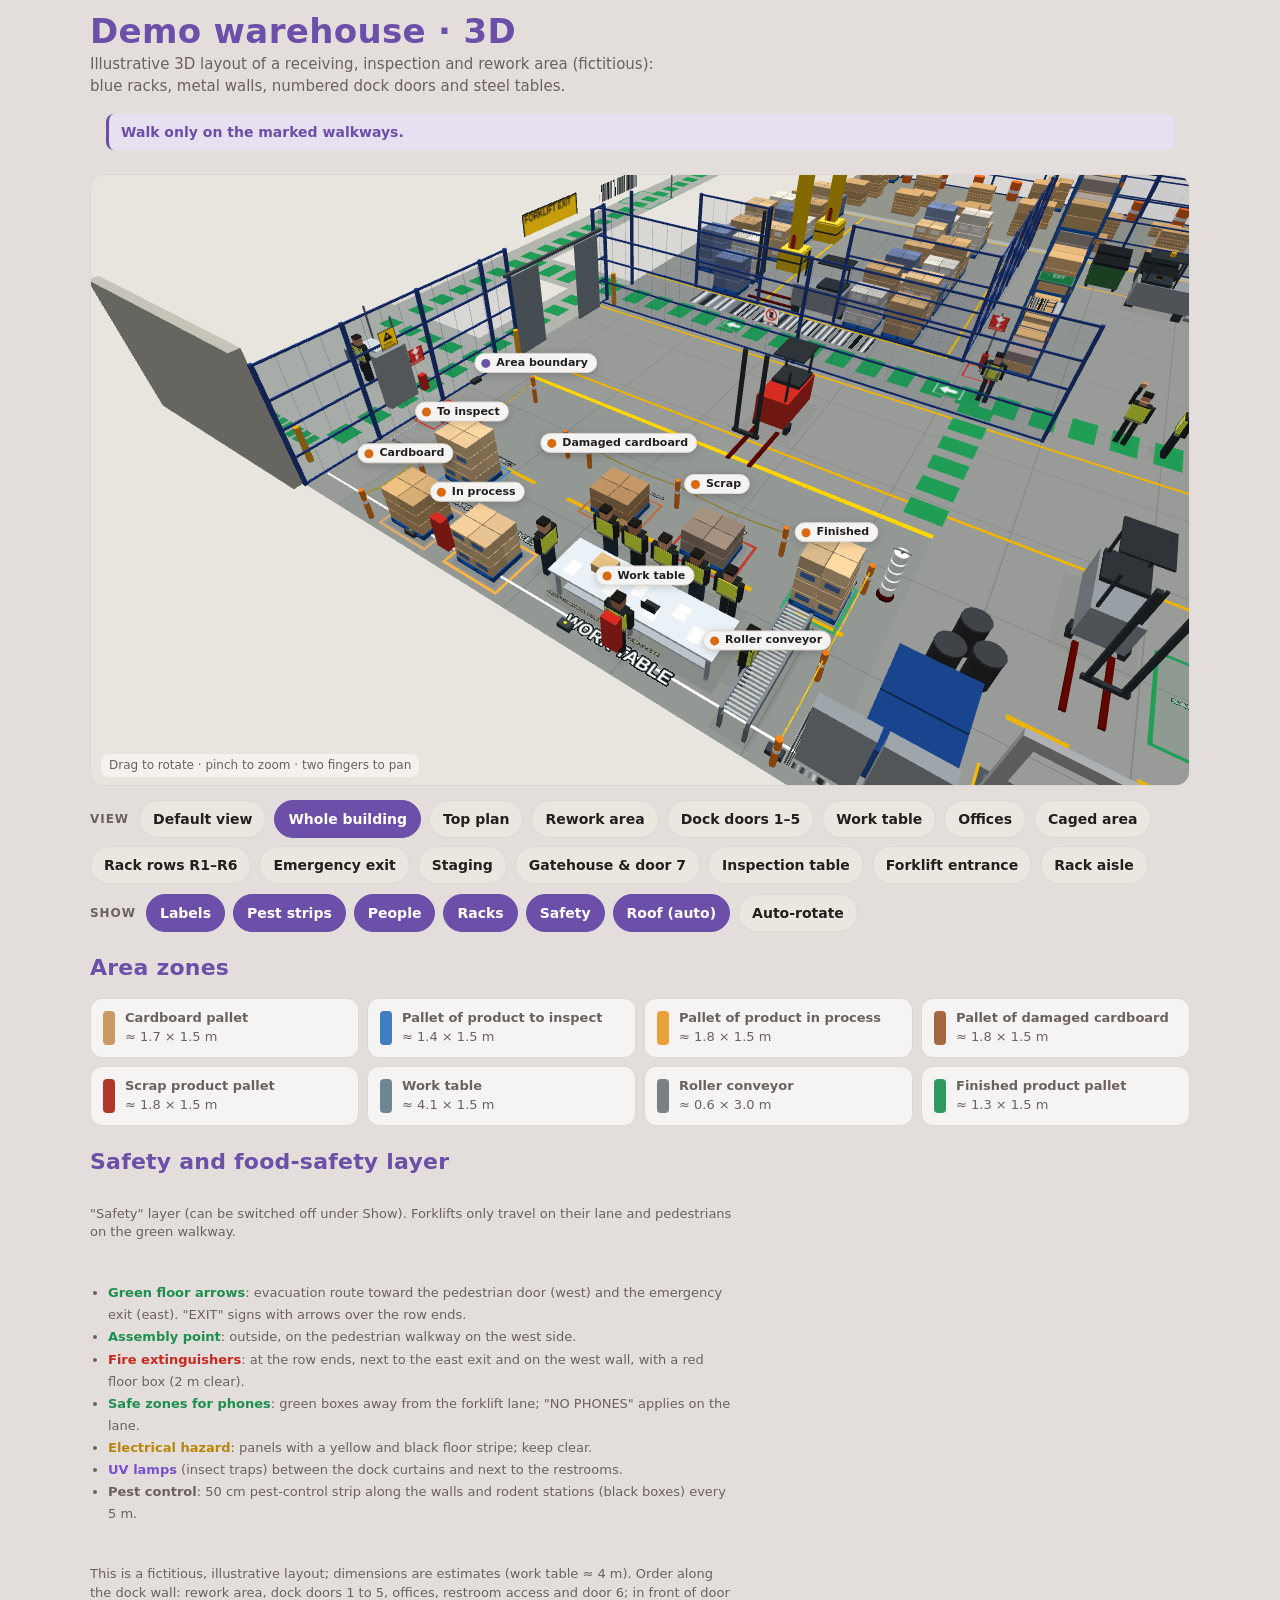
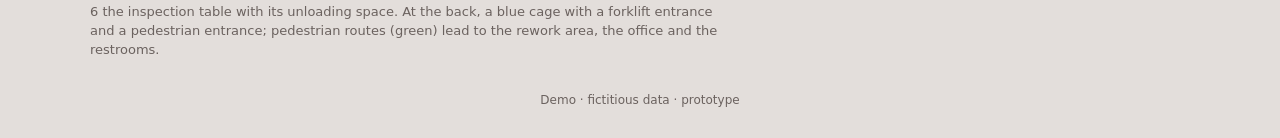
<file: layout3d.html>
<!doctype html><html lang="en"><head><meta charset="utf-8"><meta name="viewport" content="width=device-width, initial-scale=1, viewport-fit=cover"><title>Demo warehouse 3D</title>
<meta name="claude:viewport-fit-sides" content="cover">
<style>
:root{
  /* Layout: cabecera compacta, escena 3D a todo el ancho, controles y lista de zonas debajo. */
  --bg:#e3dedb;--card:#f6f4f3;--tx:#231f1e;--mu:#6b625f;--ac:#6b4fa8;--ac2:#7a6f6a;--or:#d96a12;--bd:#ded8d2;--scene:#e8e4de;--chip:#ebe6e0;--chipon:#6b4fa8;--chiptx:#ffffff;
  --fd:"Barlow Condensed","Arial Narrow",system-ui,sans-serif;--fb:"Barlow",system-ui,-apple-system,"Segoe UI",sans-serif;
}
@media (prefers-color-scheme:dark){:root:not([data-theme="light"]){--bg:#171413;--card:#211d1c;--tx:#efeae8;--mu:#aaa09b;--ac:#b4a2e0;--ac2:#c9bdb6;--or:#f09a4a;--bd:#3a3330;--scene:#1a1615;--chip:#2a2523;--chipon:#b4a2e0;--chiptx:#171413;color-scheme:dark}}
:root[data-theme="dark"]{--bg:#171413;--card:#211d1c;--tx:#efeae8;--mu:#aaa09b;--ac:#b4a2e0;--ac2:#c9bdb6;--or:#f09a4a;--bd:#3a3330;--scene:#1a1615;--chip:#2a2523;--chipon:#b4a2e0;--chiptx:#171413;color-scheme:dark}
*{box-sizing:border-box}
body{margin:0;background:var(--bg);color:var(--tx);font-family:var(--fb);font-size:15px;line-height:1.45;padding-left:max(16px,env(safe-area-inset-left,0px));padding-right:max(16px,env(safe-area-inset-right,0px));padding-block:14px 28px}
.wrap{max-width:1100px;margin:0 auto;display:flex;flex-direction:column;gap:14px}
header h1{margin:0;font-family:var(--fd);font-weight:700;font-size:34px;line-height:1;letter-spacing:.01em;color:var(--ac)}
header p{margin:6px 0 0;color:var(--mu);max-width:62ch}
.stage{position:relative;border:1px solid var(--bd);border-radius:14px;overflow:hidden;background:var(--scene);height:clamp(380px,68vh,680px);touch-action:none;-webkit-user-select:none;user-select:none}
canvas{display:block;width:100%;height:100%;cursor:grab}
canvas:active{cursor:grabbing}
.pill{position:absolute;left:0;top:0;transform:translate(-50%,-100%);display:flex;align-items:center;gap:6px;padding:3px 8px 3px 6px;border-radius:999px;background:var(--card);color:var(--tx);border:1px solid var(--bd);font:600 11px/1.1 var(--fb);white-space:nowrap;cursor:pointer;box-shadow:0 2px 8px rgba(0,0,0,.18)}
.pin{position:absolute;left:0;top:0;display:none;border:0;background:none;padding:0 0 var(--h,26px) 0;cursor:pointer;font:inherit}
.pin.sm .fl{font-size:9.5px;padding:4px 7px 4px 6px;border-radius:0 6px 6px 0}.pin.sm .pl:after{width:8px;height:8px;left:-2.5px}
.pin.rt .fl{margin-left:0;margin-right:3px;border-radius:8px 0 0 8px}.pin.sm.rt .fl{border-radius:6px 0 0 6px}.pin.rt .pl{left:auto;right:0}.pin.rt .pl:after{left:auto;right:-2.5px}
.pin .pl{position:absolute;left:0;top:0;bottom:0;width:3px;background:#3a3f43;border-radius:2px}
.pin .pl:after{content:"";position:absolute;left:-4px;bottom:-2px;width:11px;height:11px;border-radius:50%;background:#3a3f43;border:2px solid #fff;box-sizing:border-box}
.pin .fl{display:block;margin-left:3px;background:var(--c);color:#fff;font:700 11.5px/1 var(--fb);padding:6px 10px 6px 9px;border-radius:0 8px 8px 0;white-space:nowrap;box-shadow:0 2px 6px rgba(0,0,0,.35)}
.pin:active .fl{filter:brightness(.9)}
.pill i{width:9px;height:9px;border-radius:50%;background:var(--or);display:block;flex:none}
.pill.on{background:var(--ac);color:var(--chiptx)}
.pill.mut i{background:var(--ac)}
.hint{position:absolute;left:10px;bottom:8px;font-size:12px;color:var(--mu);background:color-mix(in srgb,var(--card) 85%,transparent);padding:3px 8px;border-radius:8px;pointer-events:none}
.info{position:absolute;right:10px;top:10px;max-width:min(260px,70%);background:var(--card);border:1px solid var(--bd);border-radius:12px;padding:10px 12px;font-size:13px;box-shadow:0 4px 16px rgba(0,0,0,.18)}
.info b{display:block;font-family:var(--fd);font-size:20px;line-height:1.05;color:var(--ac);margin-bottom:2px}
.info span{color:var(--mu)}
.info button{all:unset;position:absolute;right:8px;top:6px;cursor:pointer;color:var(--mu);font-size:16px;padding:2px 6px}
.ctl{display:flex;flex-direction:column;gap:10px}
.row{display:flex;flex-wrap:wrap;gap:8px;align-items:center}
.lab{font:600 12px/1 var(--fb);letter-spacing:.08em;text-transform:uppercase;color:var(--mu);margin-right:2px}
.chip{border:1px solid var(--bd);background:var(--chip);color:var(--tx);border-radius:999px;padding:8px 13px;font:600 14px/1 var(--fb);cursor:pointer;min-height:38px}
.chip[aria-pressed="true"]{background:var(--chipon);color:var(--chiptx);border-color:var(--chipon)}
.chip:focus-visible,.pill:focus-visible,.zrow:focus-visible{outline:3px solid var(--or);outline-offset:2px}
.zones{display:grid;grid-template-columns:repeat(auto-fill,minmax(250px,1fr));gap:8px}
.zrow{all:unset;box-sizing:border-box;display:flex;gap:10px;align-items:center;padding:10px 12px;border:1px solid var(--bd);border-radius:12px;background:var(--card);cursor:pointer}
.zrow:hover{border-color:var(--ac)}
.zrow .sw{width:12px;height:34px;border-radius:4px;flex:none}
.zrow b{display:block;font-weight:600}
.zrow span{font-size:13px;color:var(--mu)}
h2{margin:6px 0 0;font-family:var(--fd);font-size:22px;font-weight:700;color:var(--ac);letter-spacing:.01em}
.note{font-size:13px;color:var(--mu);max-width:78ch}
footer{margin-top:6px;text-align:center;font-size:12px;color:var(--mu)}
@media (prefers-reduced-motion:reduce){*{scroll-behavior:auto!important}}

body.emb header,body.emb footer,body.emb .note{display:none}
body.emb{padding-block:6px 14px;padding-left:0;padding-right:0}
body.emb .stage{height:clamp(420px,125vw,640px)}
body.sp{padding:0;overflow:hidden}
body.sp .wrap{max-width:none;gap:0}
body.sp header,body.sp .ctl,body.sp h2,body.sp .zones,body.sp .note,body.sp footer,body.sp .hint,body.sp #pills,body.sp .info{display:none!important}
body.sp .stage{height:100vh;height:100dvh;border:0;border-radius:0}
</style>
<style>.safeq{margin:2px 16px 10px;padding:9px 12px;border-left:3px solid var(--ac,#6b4fa8);background:var(--acs,#e6e0f0);border-radius:8px;font-size:14px;font-weight:600;color:var(--ac,#6b4fa8);line-height:1.35;transition:opacity .3s}body.sp .safeq{display:none}</style>
<script src="frases.js"></script>
</head><body>
<script>(function(){var H=location.hash||"",c=document.documentElement;
if(/splash/.test(H))document.body.className="sp";else if(/emb/.test(H))document.body.className="emb";
var m=H.match(/t=(dark|light)/);if(m)c.setAttribute("data-theme",m[1]);})();</script>
<div class="wrap">
  <header>
    <h1>Demo warehouse · 3D</h1>
    <p>Illustrative 3D layout of a receiving, inspection and rework area (fictitious): blue racks, metal walls, numbered dock doors and steel tables.</p>
  </header>

  <p class="safeq" id="safeq" aria-live="polite"></p>
  <div class="stage" id="stage">
    <canvas id="gl" aria-label="3D view of a demo receiving and inspection area. Drag to rotate."></canvas>
    <div id="pills"></div>
    <div class="info" id="info" hidden><button type="button" id="infox" aria-label="Close">×</button><b id="in-t"></b><span id="in-d"></span></div>
    <div class="hint" id="hint">Drag to rotate · pinch to zoom · two fingers to pan</div>
  </div>

  <div class="ctl">
    <div class="row" id="views"><span class="lab">View</span></div>
    <div class="row" id="toggles"><span class="lab">Show</span></div>
  </div>

  <h2>Area zones</h2>
  <div class="zones" id="zones"></div>

  <h2>Safety and food-safety layer</h2>
  <p class="note">"Safety" layer (can be switched off under Show). Forklifts only travel on their lane and pedestrians on the green walkway.</p>
  <ul class="note" style="line-height:1.7;padding-left:18px">
    <li><b style="color:#1d8f4e">Green floor arrows</b>: evacuation route toward the pedestrian door (west) and the emergency exit (east). "EXIT" signs with arrows over the row ends.</li>
    <li><b style="color:#1d8f4e">Assembly point</b>: outside, on the pedestrian walkway on the west side.</li>
    <li><b style="color:#c8281e">Fire extinguishers</b>: at the row ends, next to the east exit and on the west wall, with a red floor box (2 m clear).</li>
    <li><b style="color:#1d8f4e">Safe zones for phones</b>: green boxes away from the forklift lane; "NO PHONES" applies on the lane.</li>
    <li><b style="color:#b8860b">Electrical hazard</b>: panels with a yellow and black floor stripe; keep clear.</li>
    <li><b style="color:#7a4fd0">UV lamps</b> (insect traps) between the dock curtains and next to the restrooms.</li>
    <li><b>Pest control</b>: 50 cm pest-control strip along the walls and rodent stations (black boxes) every 5 m.</li>
  </ul>
  <p class="note">This is a fictitious, illustrative layout; dimensions are estimates (work table ≈ 4 m). Order along the dock wall: rework area, dock doors 1 to 5, offices, restroom access and door 6; in front of door 6 the inspection table with its unloading space. At the back, a blue cage with a forklift entrance and a pedestrian entrance; pedestrian routes (green) lead to the rework area, the office and the restrooms.</p>
  <footer>Demo · fictitious data · prototype</footer>
</div>
<script>var LG=(function(){try{return localStorage.getItem("wq:lang")||"en"}catch(e){return "en"}})(),D3={"Demo warehouse · 3D": ["Almacén demo · 3D", "Demo-Lager · 3D", "Armazém demo · 3D", "Entrepôt démo · 3D", "演示仓库 · 3D"], "Illustrative 3D layout of a receiving, inspection and rework area (fictitious): blue racks, metal walls, numbered dock doors and steel tables.": ["Plano 3D ilustrativo de un área de recepción, inspección y retrabajo (ficticia): racks azules, muros metálicos, puertas de andén numeradas y mesas de acero.", "Illustratives 3D-Layout eines Wareneingangs-, Prüf- und Nacharbeitsbereichs (fiktiv): blaue Regale, Metallwände, nummerierte Ladetore und Stahltische.", "Layout 3D ilustrativo de uma área de recebimento, inspeção e retrabalho (fictícia): racks azuis, paredes metálicas, docas numeradas e mesas de aço.", "Plan 3D illustratif d'une zone de réception, de contrôle et de reprise (fictive) : racks bleus, murs métalliques, quais numérotés et tables en acier.", "收货、检验和返工区域的示意3D布局（虚构）：蓝色货架、金属墙、带编号的月台门和钢制工作台。"], "3D view of a demo receiving and inspection area. Drag to rotate.": ["Vista 3D de un área demo de recepción e inspección. Arrastra para girar.", "3D-Ansicht eines Demo-Bereichs für Wareneingang und Prüfung. Zum Drehen ziehen.", "Vista 3D de uma área demo de recebimento e inspeção. Arraste para girar.", "Vue 3D d'une zone démo de réception et de contrôle. Faites glisser pour pivoter.", "演示收货与检验区域的3D视图。拖动即可旋转。"], "Close": ["Cerrar", "Schließen", "Fechar", "Fermer", "关闭"], "Drag to rotate · pinch to zoom · two fingers to pan": ["Arrastra para girar · pellizca para acercar · dos dedos para mover", "Zum Drehen ziehen · zum Zoomen zusammenziehen · mit zwei Fingern verschieben", "Arraste para girar · pince para aproximar · dois dedos para mover", "Glissez pour pivoter · pincez pour zoomer · deux doigts pour déplacer", "拖动旋转 · 双指缩放 · 双指平移"], "View": ["Vista", "Ansicht", "Vista", "Vue", "视图"], "Show": ["Mostrar", "Anzeigen", "Mostrar", "Afficher", "显示"], "Area zones": ["Zonas del área", "Bereichszonen", "Zonas da área", "Zones de la zone", "区域分区"], "Safety and food-safety layer": ["Capa de seguridad e inocuidad", "Ebene Sicherheit und Lebensmittelsicherheit", "Camada de segurança e inocuidade", "Couche sécurité et sécurité alimentaire", "安全与食品安全图层"], "\"Safety\" layer (can be switched off under Show). Forklifts only travel on their lane and pedestrians on the green walkway.": ["Capa \"Seguridad\" (se puede apagar en Mostrar). Los montacargas solo circulan por su carril y los peatones por el pasillo verde.", "Ebene „Sicherheit“ (unter Anzeigen abschaltbar). Gabelstapler fahren nur auf ihrer Spur, Fußgänger auf dem grünen Gehweg.", "Camada \"Segurança\" (pode ser desligada em Mostrar). As empilhadeiras circulam apenas na sua faixa e os pedestres no corredor verde.", "Couche « Sécurité » (désactivable sous Afficher). Les chariots circulent uniquement sur leur voie et les piétons sur le chemin vert.", "“安全”图层（可在“显示”中关闭）。叉车只在自己的车道行驶，行人只走绿色通道。"], "<b style=\"color:#1d8f4e\">Green floor arrows</b>: evacuation route toward the pedestrian door (west) and the emergency exit (east). \"EXIT\" signs with arrows over the row ends.": ["<b style=\"color:#1d8f4e\">Flechas verdes en piso</b>: ruta de evacuación hacia la puerta peatonal (oeste) y la salida de emergencia (este). Letreros \"EXIT\" con flechas sobre los extremos de fila.", "<b style=\"color:#1d8f4e\">Grüne Bodenpfeile</b>: Fluchtweg zur Fußgängertür (Westen) und zum Notausgang (Osten). „EXIT“-Schilder mit Pfeilen über den Reihenenden.", "<b style=\"color:#1d8f4e\">Setas verdes no piso</b>: rota de evacuação até a porta de pedestres (oeste) e a saída de emergência (leste). Placas \"EXIT\" com setas sobre as extremidades das fileiras.", "<b style=\"color:#1d8f4e\">Flèches vertes au sol</b> : itinéraire d'évacuation vers la porte piétonne (ouest) et la sortie de secours (est). Panneaux « EXIT » avec flèches au-dessus des bouts de rangée.", "<b style=\"color:#1d8f4e\">地面绿色箭头</b>：通往人行门（西侧）和紧急出口（东侧）的疏散路线。货架列末端上方有带箭头的“EXIT”标志。"], "<b style=\"color:#1d8f4e\">Assembly point</b>: outside, on the pedestrian walkway on the west side.": ["<b style=\"color:#1d8f4e\">Punto de reunión</b>: afuera, en el pasillo peatonal del lado oeste.", "<b style=\"color:#1d8f4e\">Sammelplatz</b>: draußen auf dem Fußgängerweg an der Westseite.", "<b style=\"color:#1d8f4e\">Ponto de encontro</b>: do lado de fora, na passarela de pedestres do lado oeste.", "<b style=\"color:#1d8f4e\">Point de rassemblement</b> : à l'extérieur, sur le chemin piéton du côté ouest.", "<b style=\"color:#1d8f4e\">集合点</b>：在室外，西侧的人行通道上。"], "<b style=\"color:#c8281e\">Fire extinguishers</b>: at the row ends, next to the east exit and on the west wall, with a red floor box (2 m clear).": ["<b style=\"color:#c8281e\">Extintores</b>: en los extremos de fila, junto a la salida este y en el muro oeste, con recuadro rojo en piso (2 m libres).", "<b style=\"color:#c8281e\">Feuerlöscher</b>: an den Reihenenden, neben dem Ostausgang und an der Westwand, mit rotem Bodenfeld (2 m freihalten).", "<b style=\"color:#c8281e\">Extintores</b>: nas extremidades das fileiras, junto à saída leste e na parede oeste, com quadro vermelho no piso (2 m livres).", "<b style=\"color:#c8281e\">Extincteurs</b> : aux bouts de rangée, près de la sortie est et sur le mur ouest, avec un cadre rouge au sol (2 m dégagés).", "<b style=\"color:#c8281e\">灭火器</b>：位于货架列末端、东侧出口旁和西墙上，地面有红色方框（保持2米净空）。"], "<b style=\"color:#1d8f4e\">Safe zones for phones</b>: green boxes away from the forklift lane; \"NO PHONES\" applies on the lane.": ["<b style=\"color:#1d8f4e\">Zonas seguras para celular</b>: recuadros verdes lejos del carril de montacargas; en el carril rige \"NO PHONES\".", "<b style=\"color:#1d8f4e\">Sichere Zonen für Handys</b>: grüne Felder abseits der Staplerspur; auf der Spur gilt „NO PHONES“.", "<b style=\"color:#1d8f4e\">Zonas seguras para celular</b>: quadros verdes longe da faixa das empilhadeiras; na faixa vale \"NO PHONES\".", "<b style=\"color:#1d8f4e\">Zones sûres pour téléphones</b> : cadres verts à l'écart de la voie des chariots ; sur la voie, « NO PHONES » s'applique.", "<b style=\"color:#1d8f4e\">手机安全区</b>：远离叉车车道的绿色方框；在车道上禁止使用手机（“NO PHONES”）。"], "<b style=\"color:#b8860b\">Electrical hazard</b>: panels with a yellow and black floor stripe; keep clear.": ["<b style=\"color:#b8860b\">Peligro eléctrico</b>: tableros con franja amarilla y negra en piso; mantener libre.", "<b style=\"color:#b8860b\">Elektrische Gefahr</b>: Schaltschränke mit gelb-schwarzem Bodenstreifen; freihalten.", "<b style=\"color:#b8860b\">Perigo elétrico</b>: painéis com faixa amarela e preta no piso; manter livre.", "<b style=\"color:#b8860b\">Danger électrique</b> : armoires avec bande jaune et noire au sol ; laisser dégagé.", "<b style=\"color:#b8860b\">电气危险</b>：配电柜前地面有黄黑条纹；请保持畅通。"], "<b style=\"color:#7a4fd0\">UV lamps</b> (insect traps) between the dock curtains and next to the restrooms.": ["<b style=\"color:#7a4fd0\">Lámparas UV</b> (atrapainsectos) entre las cortinas de andén y junto a los baños.", "<b style=\"color:#7a4fd0\">UV-Lampen</b> (Insektenfallen) zwischen den Torvorhängen und neben den Toiletten.", "<b style=\"color:#7a4fd0\">Lâmpadas UV</b> (armadilhas para insetos) entre as cortinas das docas e junto aos banheiros.", "<b style=\"color:#7a4fd0\">Lampes UV</b> (pièges à insectes) entre les rideaux de quai et près des toilettes.", "<b style=\"color:#7a4fd0\">紫外线灯</b>（灭虫灯）：位于月台门帘之间和洗手间旁。"], "<b>Pest control</b>: 50 cm pest-control strip along the walls and rodent stations (black boxes) every 5 m.": ["<b>Control de plagas</b>: cordón sanitario de 50 cm junto a los muros y estaciones de roedores (cajas negras) cada 5 m.", "<b>Schädlingsbekämpfung</b>: 50 cm breiter Hygienestreifen an den Wänden und Nagerstationen (schwarze Kästen) alle 5 m.", "<b>Controle de pragas</b>: faixa sanitária de 50 cm junto às paredes e estações de roedores (caixas pretas) a cada 5 m.", "<b>Lutte antiparasitaire</b> : bande sanitaire de 50 cm le long des murs et stations anti-rongeurs (boîtes noires) tous les 5 m.", "<b>虫害控制</b>：沿墙设50厘米防虫带，每5米设一个鼠饵站（黑色盒子）。"], "This is a fictitious, illustrative layout; dimensions are estimates (work table ≈ 4 m). Order along the dock wall: rework area, dock doors 1 to 5, offices, restroom access and door 6; in front of door 6 the inspection table with its unloading space. At the back, a blue cage with a forklift entrance and a pedestrian entrance; pedestrian routes (green) lead to the rework area, the office and the restrooms.": ["Este es un plano ficticio e ilustrativo; las medidas son estimadas (mesa de trabajo ≈ 4 m). Orden sobre el muro de andenes: área de retrabajo, puertas de andén 1 a 5, oficinas, acceso a baños y puerta 6; frente a la puerta 6 la mesa de inspección con su espacio de descarga. Al fondo, una jaula azul con entrada de montacargas y entrada peatonal; las rutas peatonales (verde) llevan al área de retrabajo, la oficina y los baños.", "Dies ist ein fiktives, illustratives Layout; die Maße sind Schätzungen (Arbeitstisch ≈ 4 m). Reihenfolge entlang der Torwand: Nacharbeitsbereich, Ladetore 1 bis 5, Büros, Zugang zu den Toiletten und Tor 6; vor Tor 6 der Prüftisch mit seiner Entladefläche. Im hinteren Bereich ein blauer Käfig mit Staplereinfahrt und Fußgängereingang; Fußgängerwege (grün) führen zum Nacharbeitsbereich, zum Büro und zu den Toiletten.", "Este é um layout fictício e ilustrativo; as medidas são estimadas (mesa de trabalho ≈ 4 m). Ordem ao longo da parede das docas: área de retrabalho, docas 1 a 5, escritórios, acesso aos banheiros e porta 6; em frente à porta 6 a mesa de inspeção com seu espaço de descarga. Ao fundo, uma gaiola azul com entrada de empilhadeiras e entrada de pedestres; as rotas de pedestres (verde) levam à área de retrabalho, ao escritório e aos banheiros.", "Ceci est un plan fictif et illustratif ; les dimensions sont estimées (table de travail ≈ 4 m). Ordre le long du mur des quais : zone de reprise, quais 1 à 5, bureaux, accès aux toilettes et porte 6 ; devant la porte 6, la table de contrôle avec son espace de déchargement. Au fond, une cage bleue avec entrée des chariots et entrée piétonne ; les itinéraires piétons (verts) mènent à la zone de reprise, au bureau et aux toilettes.", "这是虚构的示意布局；尺寸为估算值（工作台约4米）。沿月台墙的顺序：返工区、月台门1至5、办公室、洗手间通道和6号门；6号门前是检验台及其卸货空间。后部是一个蓝色围栏区，设有叉车入口和人行入口；人行路线（绿色）通往返工区、办公室和洗手间。"], "Demo · fictitious data · prototype": ["Demo · datos ficticios · prototipo", "Demo · fiktive Daten · Prototyp", "Demo · dados fictícios · protótipo", "Démo · données fictives · prototype", "演示 · 虚构数据 · 原型"], "At the end of the roller, toward the interior.": ["Al final del rodillo, hacia el interior.", "Am Ende der Rollenbahn, zum Innenraum hin.", "No final do rolo, em direção ao interior.", "Au bout du convoyeur à rouleaux, vers l'intérieur.", "在滚筒线末端，朝向内侧。"], "Caged area": ["Área enjaulada", "Eingezäunter Bereich", "Área gradeada", "Zone grillagée", "围栏区"], "Cardboard": ["Corrugado", "Karton", "Papelão", "Carton", "瓦楞纸"], "Cardboard pallet": ["Tarima de corrugado", "Kartonpalette", "Pallet de papelão", "Palette de carton", "瓦楞纸托盘"], "Damaged cardboard": ["Corrugado dañado", "Beschädigter Karton", "Papelão danificado", "Carton endommagé", "破损瓦楞纸"], "Default view": ["Vista predeterminada", "Standardansicht", "Vista padrão", "Vue par défaut", "默认视图"], "Dock doors 1–5": ["Puertas de andén 1–5", "Ladetore 1–5", "Docas 1–5", "Quais 1–5", "月台门 1–5"], "Emergency exit": ["Salida de emergencia", "Notausgang", "Saída de emergência", "Sortie de secours", "紧急出口"], "Finished": ["Terminado", "Fertig", "Concluído", "Terminé", "已完成"], "Finished product pallet": ["Tarima de producto terminado", "Palette mit Fertigprodukt", "Pallet de produto acabado", "Palette de produit fini", "成品托盘"], "Forklift entrance": ["Entrada de montacargas", "Staplereinfahrt", "Entrada de empilhadeiras", "Entrée des chariots", "叉车入口"], "Gatehouse & door 7": ["Garita y puerta 7", "Pförtner und Tor 7", "Guarita e porta 7", "Poste de garde et porte 7", "门岗和7号门"], "In front of the cardboard, toward the interior.": ["Frente al corrugado, hacia el interior.", "Vor dem Karton, zum Innenraum hin.", "Em frente ao papelão, em direção ao interior.", "Devant le carton, vers l'intérieur.", "在瓦楞纸前方，朝向内侧。"], "In front of the table, right of the damaged cardboard.": ["Frente a la mesa, a la derecha del corrugado dañado.", "Vor dem Tisch, rechts vom beschädigten Karton.", "Em frente à mesa, à direita do papelão danificado.", "Devant la table, à droite du carton endommagé.", "在工作台前方，破损瓦楞纸的右侧。"], "In front of the table, toward the center.": ["Frente a la mesa, hacia el centro.", "Vor dem Tisch, zur Mitte hin.", "Em frente à mesa, em direção ao centro.", "Devant la table, vers le centre.", "在工作台前方，朝向中间。"], "In process": ["En proceso", "In Bearbeitung", "Em processo", "En cours", "处理中"], "Inspection table": ["Mesa de inspección", "Prüftisch", "Mesa de inspeção", "Table de contrôle", "检验台"], "Long central table, parallel to the dock wall.": ["Mesa central larga, paralela al muro de andenes.", "Langer Mitteltisch, parallel zur Torwand.", "Mesa central longa, paralela à parede das docas.", "Longue table centrale, parallèle au mur des quais.", "中央长桌，与月台墙平行。"], "Next to the dock wall, left of the table.": ["Junto al muro de andenes, a la izquierda de la mesa.", "An der Torwand, links vom Tisch.", "Junto à parede das docas, à esquerda da mesa.", "Près du mur des quais, à gauche de la table.", "靠近月台墙，在工作台左侧。"], "Next to the dock wall, left side.": ["Junto al muro de andenes, lado izquierdo.", "An der Torwand, linke Seite.", "Junto à parede das docas, lado esquerdo.", "Près du mur des quais, côté gauche.", "靠近月台墙，左侧。"], "Offices": ["Oficinas", "Büros", "Escritórios", "Bureaux", "办公室"], "Pallet of damaged cardboard": ["Tarima de corrugado dañado", "Palette mit beschädigtem Karton", "Pallet de papelão danificado", "Palette de carton endommagé", "破损瓦楞纸托盘"], "Pallet of product in process": ["Tarima de producto en proceso", "Palette mit Produkt in Bearbeitung", "Pallet de produto em processo", "Palette de produit en cours", "处理中产品托盘"], "Pallet of product to inspect": ["Tarima de producto por inspeccionar", "Palette mit zu prüfendem Produkt", "Pallet de produto a inspecionar", "Palette de produit à contrôler", "待检验产品托盘"], "Rack aisle": ["Pasillo de racks", "Regalgang", "Corredor de racks", "Allée de racks", "货架通道"], "Rack rows R1–R6": ["Filas de racks R1–R6", "Regalreihen R1–R6", "Fileiras de racks R1–R6", "Rangées de racks R1–R6", "货架列 R1–R6"], "Rework area": ["Área de retrabajo", "Nacharbeitsbereich", "Área de retrabalho", "Zone de reprise", "返工区"], "Right end, perpendicular to the dock wall.": ["Extremo derecho, perpendicular al muro de andenes.", "Rechtes Ende, senkrecht zur Torwand.", "Extremidade direita, perpendicular à parede das docas.", "Extrémité droite, perpendiculaire au mur des quais.", "右端，与月台墙垂直。"], "Roller conveyor": ["Transportador de rodillos", "Rollenbahn", "Esteira de rolos", "Convoyeur à rouleaux", "滚筒输送线"], "Scrap": ["Scrap", "Ausschuss", "Scrap", "Rebut", "报废"], "Scrap product pallet": ["Tarima de producto scrap", "Palette mit Ausschussprodukt", "Pallet de produto scrap", "Palette de produit rebut", "报废产品托盘"], "Staging": ["Área de preparación", "Bereitstellung", "Área de preparação", "Zone de préparation", "备货区"], "To inspect": ["Por inspeccionar", "Zu prüfen", "A inspecionar", "À contrôler", "待检验"], "Top plan": ["Planta", "Draufsicht", "Planta", "Vue de dessus", "俯视图"], "Whole building": ["Nave completa", "Gesamte Halle", "Galpão completo", "Bâtiment entier", "整个厂房"], "Work table": ["Mesa de trabajo", "Arbeitstisch", "Mesa de trabalho", "Table de travail", "工作台"], "Area boundary": ["Límite del área", "Bereichsgrenze", "Limite da área", "Limite de la zone", "区域边界"], "Go to Receiving": ["Ir a Recibo", "Zum Eingang", "Ir para Recebimento", "Aller à Réception", "前往收货"], "Go to Picking": ["Ir a Surtido", "Zur Kommissionierung", "Ir para Separação", "Aller à Préparation", "前往拣货"], "Go to Rework": ["Ir a Retrabajo", "Zur Nacharbeit", "Ir para Retrabalho", "Aller à Reprise", "前往返工"], "Go to pending items": ["Ir a pendientes", "Zu Ausstehendem", "Ir para pendentes", "Aller aux éléments en attente", "前往待处理"], "Go to history": ["Ir a historial", "Zum Verlauf", "Ir para histórico", "Aller à l'historique", "前往历史"], "Labels": ["Etiquetas", "Beschriftungen", "Etiquetas", "Étiquettes", "标签"], "Pest strips": ["Cordones sanitarios", "Hygienestreifen", "Faixas sanitárias", "Bandes sanitaires", "防虫带"], "People": ["Personas", "Personen", "Pessoas", "Personnes", "人员"], "Racks": ["Racks", "Regale", "Racks", "Racks", "货架"], "Safety": ["Seguridad", "Sicherheit", "Segurança", "Sécurité", "安全"], "Roof": ["Techo", "Dach", "Teto", "Toit", "屋顶"], "Roof (auto)": ["Techo (auto)", "Dach (auto)", "Teto (auto)", "Toit (auto)", "屋顶（自动）"], "Auto-rotate": ["Giro automático", "Automatisch drehen", "Giro automático", "Rotation auto", "自动旋转"]};
var _L=function(s){var d=D3[s];if(!d||LG==="en")return s;var v=d[{es:0,de:1,pt:2,fr:3,zh:4}[LG]];return v||s;};</script>
<script>(function(){
"use strict";
/* ===== utilidades ===== */
const S=0.0105;                              /* metros por punto del plano (estimado) */
const sub=(a,b)=>[a[0]-b[0],a[1]-b[1],a[2]-b[2]],cross=(a,b)=>[a[1]*b[2]-a[2]*b[1],a[2]*b[0]-a[0]*b[2],a[0]*b[1]-a[1]*b[0]],dot=(a,b)=>a[0]*b[0]+a[1]*b[1]+a[2]*b[2];
const norm=a=>{const l=Math.hypot(a[0],a[1],a[2])||1;return [a[0]/l,a[1]/l,a[2]/l];};
let seed=7;const rnd=()=>{seed|=0;seed=seed+0x6D2B79F5|0;let t=Math.imul(seed^seed>>>15,1|seed);t=t+Math.imul(t^t>>>7,61|t)^t;return((t^t>>>14)>>>0)/4294967296;};
const hex=h=>{h=h.replace("#","");return [parseInt(h.substr(0,2),16)/255,parseInt(h.substr(2,2),16)/255,parseInt(h.substr(4,2),16)/255];};
const jit=(c,a)=>{const k=1+(rnd()-.5)*a;return [Math.min(1,c[0]*k),Math.min(1,c[1]*k),Math.min(1,c[2]*k),c[3]===undefined?1:c[3]];};

/* ===== geometría: coordenadas del layout (x, y arriba, D = profundidad desde el muro de andenes) ===== */
const groups={};let CG=null,TR=null;
const grp=n=>groups[n]||(groups[n]={op:[],tr:[],on:true,buf:null});
const setG=n=>{CG=grp(n);};
function T(p,isN){if(!TR)return p;let x=p[0],z=p[2];if(TR.a!==undefined){const c=Math.cos(TR.a),sn=Math.sin(TR.a),nx=x*c+z*sn,nz=-x*sn+z*c;x=nx;z=nz;}else{const k=TR.r&3;for(let i=0;i<k;i++){const nx=z,nz=-x;x=nx;z=nz;}}return isN?[x,p[1],z]:[x+TR.ox,p[1],z+TR.oz];}
function pushV(a,p,n,c,uv){a.push(p[0],p[1],p[2],n[0],n[1],n[2],c[0],c[1],c[2],c[3]===undefined?1:c[3],uv?uv[0]:-1,uv?uv[1]:-1);}
function quad(p0,p1,p2,p3,n,c,tr,uvs){
  const P=[p0,p1,p2,p3].map(p=>{const q=T(p,false);return [q[0],q[1],-q[2]];}),nn=T(n,true),N=[nn[0],nn[1],-nn[2]];
  const g=cross(sub(P[1],P[0]),sub(P[3],P[0])),o=dot(g,N)<0?[0,3,2,0,2,1]:[0,1,2,0,2,3],a=tr?CG.tr:CG.op;
  for(const i of o)pushV(a,P[i],N,c,uvs&&uvs[i]);}
function box(x,y,z,w,h,d,c,tr,noBottom){
  const X=x+w,Y=y+h,Z=z+d;
  quad([x,Y,z],[X,Y,z],[X,Y,Z],[x,Y,Z],[0,1,0],c,tr);
  quad([x,y,z],[X,y,z],[X,Y,z],[x,Y,z],[0,0,-1],c,tr);
  quad([x,y,Z],[X,y,Z],[X,Y,Z],[x,Y,Z],[0,0,1],c,tr);
  quad([x,y,z],[x,y,Z],[x,Y,Z],[x,Y,z],[-1,0,0],c,tr);
  quad([X,y,z],[X,y,Z],[X,Y,Z],[X,Y,z],[1,0,0],c,tr);
  if(!noBottom&&y>0.02)quad([x,y,z],[X,y,z],[X,y,Z],[x,y,Z],[0,-1,0],c,tr);}
function cyl(cx,y,cz,r,h,c,seg,axis,cap){
  seg=seg||12;const m=(a,b,t)=>axis==="x"?[cx+t,y+a,cz+b]:axis==="z"?[cx+a,y+b,cz+t]:[cx+a,y+t,cz+b];
  const mn=(a,b)=>axis==="x"?[0,a,b]:axis==="z"?[a,b,0]:[a,0,b];
  for(let i=0;i<seg;i++){const a0=i/seg*6.2832,a1=(i+1)/seg*6.2832,c0=Math.cos(a0)*r,s0=Math.sin(a0)*r,c1=Math.cos(a1)*r,s1=Math.sin(a1)*r,am=(a0+a1)/2;
    quad(m(c0,s0,0),m(c1,s1,0),m(c1,s1,h),m(c0,s0,h),mn(Math.cos(am),Math.sin(am)),c);
    if(cap!==false){quad(m(0,0,h),m(c0,s0,h),m(c1,s1,h),m(c1,s1,h),(axis==="x"?[1,0,0]:axis==="z"?[0,0,1]:[0,1,0]),c);}}}
/* texturas (atlas) */
const atlas={cv:document.createElement("canvas"),x:0,y:0,rowH:0,W:2048,H:1024,map:{}};atlas.cv.width=atlas.W;atlas.cv.height=atlas.H;
const actx=atlas.cv.getContext("2d");
function atl(name,w,h,draw){if(atlas.x+w+4>atlas.W){atlas.x=0;atlas.y+=atlas.rowH+4;atlas.rowH=0;}
  actx.save();actx.translate(atlas.x,atlas.y);actx.beginPath();actx.rect(0,0,w,h);actx.clip();draw(actx,w,h);actx.restore();
  atlas.map[name]=[atlas.x/atlas.W,atlas.y/atlas.H,(atlas.x+w)/atlas.W,(atlas.y+h)/atlas.H];atlas.x+=w+4;atlas.rowH=Math.max(atlas.rowH,h);}
function textFit(c,txt,w,h,font,fill,stroke){let s=h*.8;do{c.font="700 "+s+"px Arial,Helvetica,sans-serif";s-=2;}while(c.measureText(txt).width>w*.94&&s>8);c.textAlign="center";c.textBaseline="middle";
  if(stroke){c.lineWidth=Math.max(3,s*.16);c.strokeStyle=stroke;c.lineJoin="round";c.strokeText(txt,w/2,h/2);}c.fillStyle=fill;c.fillText(txt,w/2,h/2);}
function buildAtlas(){
  ["80","81","82","83","84","85"].forEach(n=>atl("door"+n,256,128,(c,w,h)=>{c.fillStyle="#f4f4f2";c.fillRect(0,0,w,h);c.strokeStyle="#2b3338";c.lineWidth=8;c.strokeRect(4,4,w-8,h-8);textFit(c,String(+n-79),w*.8,h*.9,"","#1f272b");}));
  atl("ext",256,256,(c,w,h)=>{c.fillStyle="#c8281e";c.fillRect(0,0,w,h);c.fillStyle="#fff";c.beginPath();c.moveTo(w*.5,h*.46);c.lineTo(w*.2,h*.14);c.lineTo(w*.4,h*.14);c.lineTo(w*.4,h*.02);c.lineTo(w*.6,h*.02);c.lineTo(w*.6,h*.14);c.lineTo(w*.8,h*.14);c.closePath();c.fill();
    c.fillRect(w*.42,h*.5,w*.16,h*.26);c.fillRect(w*.58,h*.5,w*.1,h*.05);c.save();c.translate(0,h*.8);textFit(c,"EXTINGUISHER",w*.9,h*.18,"","#fff");c.restore();});
  atl("hv",256,256,(c,w,h)=>{c.fillStyle="#f6c40f";c.fillRect(0,0,w,h);c.strokeStyle="#161616";c.lineWidth=8;c.strokeRect(4,4,w-8,h-8);c.fillStyle="#161616";c.beginPath();c.moveTo(w*.5,h*.1);c.lineTo(w*.78,h*.55);c.lineTo(w*.22,h*.55);c.closePath();c.fill();
    c.fillStyle="#f6c40f";c.beginPath();c.moveTo(w*.54,h*.2);c.lineTo(w*.4,h*.4);c.lineTo(w*.5,h*.4);c.lineTo(w*.46,h*.5);c.lineTo(w*.6,h*.3);c.lineTo(w*.5,h*.3);c.closePath();c.fill();
    c.save();c.translate(0,h*.66);textFit(c,"DANGER",w*.9,h*.16,"","#161616");c.translate(0,h*.17);textFit(c,"HIGH VOLTAGE",w*.9,h*.14,"","#161616");c.restore();});
  atl("cap",256,160,(c,w,h)=>{c.fillStyle="#f6f6f4";c.fillRect(0,0,w,h);c.strokeStyle="#222";c.lineWidth=5;c.strokeRect(3,3,w-6,h-6);c.save();c.translate(0,h*.1);textFit(c,"MAXIMUM",w*.9,h*.22,"","#111");c.translate(0,h*.24);textFit(c,"LOAD CAPACITY",w*.9,h*.22,"","#111");c.translate(0,h*.26);textFit(c,"1,000 KG",w*.8,h*.28,"","#111");c.restore();});

  /* seguridad e inocuidad */
  [["ev_r",0],["ev_u",-Math.PI/2],["ev_l",Math.PI],["ev_d",Math.PI/2]].forEach(([n,an])=>atl(n,128,128,(c,w,h)=>{c.fillStyle="#1d8f4e";c.fillRect(0,0,w,h);c.strokeStyle="#fff";c.lineWidth=5;c.strokeRect(4,4,w-8,h-8);c.translate(w/2,h/2);c.rotate(an);c.fillStyle="#fff";c.beginPath();c.moveTo(-36,-14);c.lineTo(8,-14);c.lineTo(8,-36);c.lineTo(44,0);c.lineTo(8,36);c.lineTo(8,14);c.lineTo(-36,14);c.closePath();c.fill();}));
  atl("hsL",256,80,(c,w,h)=>{c.fillStyle="#1d8f4e";c.fillRect(0,0,w,h);c.strokeStyle="#fff";c.lineWidth=4;c.strokeRect(3,3,w-6,h-6);textFit(c,"← EXIT",w*.9,h*.6,"","#fff");});
  atl("hsR",256,80,(c,w,h)=>{c.fillStyle="#1d8f4e";c.fillRect(0,0,w,h);c.strokeStyle="#fff";c.lineWidth=4;c.strokeRect(3,3,w-6,h-6);textFit(c,"EXIT →",w*.9,h*.6,"","#fff");});
  const phone=(c,x,y,w,h)=>{c.fillRect(x,y,w,h);c.clearRect(x+w*.12,y+h*.12,w*.76,h*.62);c.beginPath();c.arc(x+w/2,y+h*.86,w*.07,0,6.3);c.fill();};
  atl("nocel",256,256,(c,w,h)=>{c.fillStyle="#fff";c.fillRect(0,0,w,h);c.strokeStyle="#c8281e";c.lineWidth=20;c.beginPath();c.arc(w/2,h*.44,h*.34,0,6.3);c.stroke();c.fillStyle="#1b1b1b";phone(c,w*.39,h*.24,w*.22,h*.4);c.strokeStyle="#c8281e";c.lineWidth=20;c.beginPath();c.moveTo(w*.3,h*.2);c.lineTo(w*.7,h*.68);c.stroke();c.save();c.translate(0,h*.88);textFit(c,"NO PHONES",w*.92,h*.18,"","#c8281e");c.restore();});
  atl("celok",256,256,(c,w,h)=>{c.fillStyle="#1d8f4e";c.fillRect(0,0,w,h);c.strokeStyle="#fff";c.lineWidth=8;c.strokeRect(6,6,w-12,h-12);c.fillStyle="#fff";phone(c,w*.38,h*.14,w*.24,h*.42);c.save();c.translate(0,h*.66);textFit(c,"SAFE ZONE",w*.88,h*.14,"","#fff");c.translate(0,h*.15);textFit(c,"PHONES OK",w*.88,h*.14,"","#fff");c.restore();});
  atl("zcel",420,80,(c,w,h)=>{textFit(c,"SAFE ZONE · PHONES OK",w*.96,h*.7,"","#ffffff","rgba(10,80,40,.9)");});
  atl("punto",256,256,(c,w,h)=>{c.fillStyle="#1d8f4e";c.fillRect(0,0,w,h);c.strokeStyle="#fff";c.lineWidth=8;c.strokeRect(6,6,w-12,h-12);c.fillStyle="#fff";[[.34,.38],[.5,.34],[.66,.38]].forEach(q=>{c.beginPath();c.arc(w*q[0],h*(q[1]-.1),h*.045,0,6.3);c.fill();c.fillRect(w*q[0]-w*.04,h*(q[1]-.05),w*.08,h*.2);});c.save();c.translate(0,h*.66);textFit(c,"ASSEMBLY",w*.88,h*.15,"","#fff");c.translate(0,h*.16);textFit(c,"POINT",w*.88,h*.15,"","#fff");c.restore();});
  atl("zpunto",420,80,(c,w,h)=>{textFit(c,"ASSEMBLY POINT",w*.96,h*.7,"","#ffffff","rgba(10,80,40,.9)");});
  atl("cordon",420,60,(c,w,h)=>{textFit(c,"PEST-CONTROL STRIP · KEEP 50 CM CLEAR",w*.98,h*.7,"","#f6f0d0","rgba(40,40,36,.85)");});
  atl("uv",128,64,(c,w,h)=>{c.fillStyle="#2a2f33";c.fillRect(0,0,w,h);c.fillStyle="#b48cff";for(let i=0;i<4;i++)c.fillRect(10,10+i*13,w-20,7);c.fillStyle="rgba(255,255,255,.55)";for(let i=0;i<4;i++)c.fillRect(14,11+i*13,w-60,2);});
  ZONES.forEach(z=>atl("z"+z.id,512,96,(c,w,h)=>{textFit(c,z.fl||z.name.toUpperCase(),w,h,"","#ffffff","rgba(20,30,34,.85)");}));
  atl("carton",256,96,(c,w,h)=>{c.fillStyle="#f4f4f2";c.fillRect(0,0,w,h);c.strokeStyle="#16376d";c.lineWidth=6;c.strokeRect(3,3,w-6,h-6);c.save();c.translate(0,h*.05);textFit(c,"CARDBOARD",w*.9,h*.4,"","#16376d");c.translate(0,h*.45);textFit(c,"& WOOD",w*.9,h*.4,"","#16376d");c.restore();});
  atl("ofic",256,64,(c,w,h)=>{c.fillStyle="#f4f4f2";c.fillRect(0,0,w,h);c.strokeStyle="#2b3338";c.lineWidth=5;c.strokeRect(3,3,w-6,h-6);textFit(c,"OFFICES",w*.88,h*.7,"","#1f272b");});
  atl("sfk",320,80,(c,w,h)=>{c.fillStyle="#f6c40f";c.fillRect(0,0,w,h);c.strokeStyle="#161616";c.lineWidth=6;c.strokeRect(3,3,w-6,h-6);textFit(c,"FORKLIFT EXIT",w*.92,h*.6,"","#161616");});
  atl("spe",320,80,(c,w,h)=>{c.fillStyle="#1d8f4e";c.fillRect(0,0,w,h);c.strokeStyle="#fff";c.lineWidth=5;c.strokeRect(4,4,w-8,h-8);textFit(c,"PEDESTRIAN EXIT",w*.92,h*.6,"","#ffffff");});
  atl("bano",256,64,(c,w,h)=>{c.fillStyle="#2f6f8f";c.fillRect(0,0,w,h);c.strokeStyle="#fff";c.lineWidth=4;c.strokeRect(3,3,w-6,h-6);textFit(c,"RESTROOMS",w*.85,h*.7,"","#ffffff");});
  atl("tins",320,64,(c,w,h)=>{c.fillStyle="#f4f4f2";c.fillRect(0,0,w,h);c.strokeStyle="#2b3338";c.lineWidth=4;c.strokeRect(3,3,w-6,h-6);textFit(c,"INSPECTION TABLE",w*.9,h*.65,"","#1f272b");});
  ["B70","B71","B72","B73","B74","B75"].forEach(n=>atl("r"+n,160,64,(c,w,h)=>{c.fillStyle="#f4f4f2";c.fillRect(0,0,w,h);c.strokeStyle="#16376d";c.lineWidth=6;c.strokeRect(3,3,w-6,h-6);textFit(c,"R"+(+n.slice(1)-69),w*.8,h*.72,"","#111");}));
  atl("sal",200,64,(c,w,h)=>{c.fillStyle="#1d8f4e";c.fillRect(0,0,w,h);c.strokeStyle="#fff";c.lineWidth=4;c.strokeRect(3,3,w-6,h-6);textFit(c,"EMERGENCY EXIT",w*.92,h*.4,"","#fff");});
  atl("jaula",420,64,(c,w,h)=>{c.fillStyle="#f4f4f2";c.fillRect(0,0,w,h);c.strokeStyle="#6a2fa0";c.lineWidth=5;c.strokeRect(3,3,w-6,h-6);textFit(c,"CAGED AREA",w*.92,h*.62,"","#1f272b");});
  atl("stc",400,64,(c,w,h)=>{textFit(c,"STAGING",w*.9,h*.8,"","#f6e08a","rgba(30,30,30,.75)");});
  atl("door079",128,64,(c,w,h)=>{c.fillStyle="#f4f4f2";c.fillRect(0,0,w,h);c.strokeStyle="#2b3338";c.lineWidth=5;c.strokeRect(3,3,w-6,h-6);textFit(c,"07",w*.8,h*.7,"","#1f272b");});
  atl("gar",300,64,(c,w,h)=>{c.fillStyle="#f4f4f2";c.fillRect(0,0,w,h);c.strokeStyle="#2b3338";c.lineWidth=4;c.strokeRect(3,3,w-6,h-6);textFit(c,"ACCESS CONTROL",w*.92,h*.55,"","#1f272b");});
  atl("desc",320,64,(c,w,h)=>{c.fillStyle="rgba(240,164,25,.0)";c.clearRect(0,0,w,h);textFit(c,"UNLOADING SPACE",w*.95,h*.7,"","#f6e08a","rgba(30,30,30,.7)");});
  atl("hz",256,64,(c,w,h)=>{c.fillStyle="#f6c40f";c.fillRect(0,0,w,h);c.fillStyle="#1b1b1b";for(let i=-h;i<w;i+=32){c.beginPath();c.moveTo(i,h);c.lineTo(i+16,h);c.lineTo(i+16+h,0);c.lineTo(i+h,0);c.closePath();c.fill();}});
}
function tquad(name,p0,p1,p2,p3,n,tr){const r=atlas.map[name];if(!r)return;quad(p0,p1,p2,p3,n,[1,1,1,1],tr,[[r[0],r[3]],[r[2],r[3]],[r[2],r[1]],[r[0],r[1]]]);}
/* letrero en muro orientado a +D (se ve de frente desde dentro mirando al muro): izquierda en pantalla = x mayor */
function signWall(name,xc,y0,w,h,D,facing){const x0=xc-w/2,x1=xc+w/2,y1=y0+h;if(facing>0)tquad(name,[x1,y0,D],[x0,y0,D],[x0,y1,D],[x1,y1,D],[0,0,1],false);else tquad(name,[x0,y0,D],[x1,y0,D],[x1,y1,D],[x0,y1,D],[0,0,-1],false);}
function signWallX(name,dc,y0,w,h,X){const d0=dc-w/2,d1=dc+w/2,y1=y0+h;tquad(name,[X,y0,d0],[X,y0,d1],[X,y1,d1],[X,y1,d0],[1,0,0],false);}
function floorText(name,x0,x1,D0,D1){tquad(name,[x0,0.03,D0],[x1,0.03,D0],[x1,0.03,D1],[x0,0.03,D1],[0,1,0],false);}
function blob(g,x,z,w,d,a){const k=CG;CG=grp(g);quad([x-.12,.012,z-.12],[x+w+.12,.012,z-.12],[x+w+.12,.012,z+d+.12],[x-.12,.012,z+d+.12],[0,1,0],[0,0,0,a||.22],true);CG=k;}

/* ===== zonas del plano ===== */
const P=(xp0,xp1,yp0,yp1)=>({x0:(yp0-520)*S,x1:(yp1-520)*S,z0:(xp0-235)*S,z1:(xp1-235)*S});
const ZONES=[
 Object.assign({id:"corr",short:_L("Cardboard"),name:_L("Cardboard pallet"),fl:"CARDBOARD",col:"#c99b62",desc:_L("Next to the dock wall, left side.")},P(250,390,660,825)),
 Object.assign({id:"insp",short:_L("To inspect"),name:_L("Pallet of product to inspect"),fl:"TO INSPECT",col:"#3f7fbf",desc:_L("In front of the cardboard, toward the interior.")},P(435,578,660,798)),
 Object.assign({id:"proc",short:_L("In process"),name:_L("Pallet of product in process"),fl:"IN PROCESS",col:"#e9a23a",desc:_L("Next to the dock wall, left of the table.")},P(250,392,885,1055)),
 Object.assign({id:"dano",short:_L("Damaged cardboard"),name:_L("Pallet of damaged cardboard"),fl:"DAMAGED CARDBOARD",col:"#a4673f",desc:_L("In front of the table, toward the center.")},P(555,695,1038,1205)),
 Object.assign({id:"scrap",short:_L("Scrap"),name:_L("Scrap product pallet"),fl:"SCRAP",col:"#b0372c",desc:_L("In front of the table, right of the damaged cardboard.")},P(560,700,1293,1465)),
 Object.assign({id:"mesa",short:_L("Work table"),name:_L("Work table"),fl:"WORK TABLE",col:"#6f8793",desc:_L("Long central table, parallel to the dock wall.")},P(320,465,1155,1550)),
 Object.assign({id:"rod",short:_L("Roller conveyor"),name:_L("Roller conveyor"),fl:"ROLLER CONVEYOR",col:"#7a7f83",desc:_L("Right end, perpendicular to the dock wall.")},P(255,545,1595,1650)),
 Object.assign({id:"term",short:_L("Finished"),name:_L("Finished product pallet"),fl:"FINISHED PRODUCT",col:"#2f9a62",desc:_L("At the end of the roller, toward the interior.")},{x0:11.15,x1:12.45,z0:3.5,z1:5.0})
];
const byId=Object.fromEntries(ZONES.map(z=>[z.id,z]));
ZONES.forEach(z=>{z.cx=(z.x0+z.x1)/2;z.cz=(z.z0+z.z1)/2;z.w=z.x1-z.x0;z.d=z.z1-z.z0;});

/* ===== construcción de la escena ===== */
const HX0=-1.5,HX1=56,HD=30,HH=12;
const WOOD=hex("#0f57b3"),CHEPD=hex("#0a3f86"),CARD=hex("#c9a06a"),CARD2=hex("#d9b685"),STEEL=hex("#b7c0c6"),DARK=hex("#2a3236");
function pallet(x,z,w,d,load){
  setG("base");const ph=0.14;
  box(x,0,z,w,0.06,d,CHEPD);for(let i=0;i<3;i++)box(x+i*(w-0.1)/2,0.06,z,0.1,0.08,d,jit(CHEPD,.1));
  box(x,0.14,z,w,0.03,d,jit(WOOD,.06));
  const nx=load.nx||2,nz=load.nz||2,ny=load.ny||3,bw=w/nx,bd=d/nz,bh=load.bh||0.4;
  for(let k=0;k<ny;k++)for(let i=0;i<nx;i++)for(let j=0;j<nz;j++){
    const c=jit(load.col||CARD,.18);box(x+i*bw+.01,0.17+k*bh,z+j*bd+.01,bw-.02,bh-.015,bd-.02,c);
    if(load.label&&k%2===0)quad([x+i*bw+bw*.2,0.17+k*bh+bh*.35,z+j*bd+.0],[x+i*bw+bw*.8,0.17+k*bh+bh*.35,z+j*bd+.0],[x+i*bw+bw*.8,0.17+k*bh+bh*.8,z+j*bd+.0],[x+i*bw+bw*.2,0.17+k*bh+bh*.8,z+j*bd+.0],[0,0,-1],hex(load.label));}
  const H=ph+0.03+ny*bh;
  if(load.wrap){const k=CG;CG=grp("base");box(x-.02,0.03,z-.02,w+.04,H,d+.04,[1,1,1,.16],true);CG=k;}
  blob("base",x,z,w,d,.25);return H;}
function buildBase(){
  setG("base");
  /* piso gris oscuro de concreto */
  quad([HX0,0,0],[HX1,0,0],[HX1,0,HD],[HX0,0,HD],[0,1,0],hex("#8a8d89"));
  for(let x=HX0+1.5;x<HX1;x+=3)quad([x-.015,.004,0],[x+.015,.004,0],[x+.015,.004,HD],[x-.015,.004,HD],[0,1,0],hex("#797c78"));
  for(let z=3;z<HD;z+=3)quad([HX0,.004,z-.015],[HX1,.004,z-.015],[HX1,.004,z+.015],[HX0,.004,z+.015],[0,1,0],hex("#797c78"));
  /* área de maquila: tinte + línea del límite */
  const k=CG;CG=grp("base");quad([0,.008,0],[13.4,.008,0],[13.4,.008,7.7],[0,.008,7.7],[0,1,0],[0.13,0.31,0.37,.2],true);CG=k;
  quad([0,.015,7.62],[13.4,.015,7.62],[13.4,.015,7.78],[0,.015,7.78],[0,1,0],hex("#f2c200"));
  /* marcas amarillas de circulación frente a los andenes */
  for(let x=HX0+2;x<HX1-1;x+=2.2)quad([x,.012,3.55],[x+1.1,.012,3.55],[x+1.1,.012,3.67],[x,.012,3.67],[0,1,0],hex("#d9a400"));
  /* muros crema: tabique abajo, panel arriba */
  const brick=hex("#e6e3dc"),band=hex("#b9b6af"),m1=hex("#dcdad4"),m2=hex("#d1cfc9");
  function wallZ(D,face){for(let x=HX0;x<HX1;x+=.5){const c=(Math.round((x-HX0)/.5)%2)?m1:m2;quad([x,2.8,D],[x+.5,2.8,D],[x+.5,HH,D],[x,HH,D],[0,0,face],c);}
    quad([HX0,0,D],[HX1,0,D],[HX1,2.8,D],[HX0,2.8,D],[0,0,face],brick);quad([HX0,0,D],[HX1,0,D],[HX1,.3,D],[HX0,.3,D],[0,0,face],band);
    for(let y=.9;y<2.8;y+=.9)quad([HX0,y,D],[HX1,y,D],[HX1,y+.03,D],[HX0,y+.03,D],[0,0,face],hex("#c5c2bb"));}
  wallZ(0,1);
  function wallX(X,face){for(let z=0;z<HD;z+=.5){const c=(Math.round(z/.5)%2)?m1:m2;quad([X,2.8,z],[X,2.8,z+.5],[X,HH,z+.5],[X,HH,z],[face,0,0],c);}
    quad([X,0,0],[X,0,HD],[X,2.8,HD],[X,2.8,0],[face,0,0],brick);quad([X,0,0],[X,0,HD],[X,.3,HD],[X,.3,0],[face,0,0],band);}
  wallX(HX1,-1);
  /* hilera de andenes: 81, 83 y 85 dentro del área de maquila; el resto sin número */
  const DOORS=[[17.0,"80"],[21.5,"81"],[26.0,"82"],[30.5,"83"],[35.0,"84"],[52.8,"85"]];
  DOORS.forEach(([xc,n])=>{
    const w=3.2,h=4.2,fr=hex("#9ea1a3"),sl1=hex("#eeece8"),sl2=hex("#e0ded9");
    box(xc-w/2-.18,0,.0,.18,h+.2,.12,fr);box(xc+w/2,0,.0,.18,h+.2,.12,fr);box(xc-w/2-.18,h,.0,w+.36,.2,.12,fr);
    for(let i=0;i<14;i++){const y=i*h/14;quad([xc-w/2,y,.05],[xc+w/2,y,.05],[xc+w/2,y+h/14,.05],[xc-w/2,y+h/14,.05],[0,0,1],i%2?sl1:sl2);}
    quad([xc-.5,h*.82,.06],[xc+.5,h*.82,.06],[xc+.5,h*.82+.12,.06],[xc-.5,h*.82+.12,.06],[0,0,1],hex("#555c60"));
    if(n)signWall("door"+n,xc-1.15,2.25,.9,.45,.07,1);
    /* nivelador metálico en el piso */
    quad([xc-1.3,.014,.15],[xc+1.3,.014,.15],[xc+1.3,.014,2.3],[xc-1.3,.014,2.3],[0,1,0],hex("#4d5256"));
    quad([xc-1.2,.02,.25],[xc+1.2,.02,.25],[xc+1.2,.02,2.2],[xc-1.2,.02,2.2],[0,1,0],hex("#5e6468"));
    [[xc-1.35,.12],[xc+1.3,.12]].forEach(r=>quad([r[0],.022,.1],[r[0]+.05,.022,.1],[r[0]+.05,.022,2.35],[r[0],.022,2.35],[0,1,0],hex("#e1a900")));
    /* postes protectores amarillo-naranja a cada lado */
    [[xc-w/2-.55,.55],[xc+w/2+.55,.55]].forEach(p=>{cyl(p[0],0,p[1],.09,1.3,hex("#f0a419"),10);});
    /* rodapié de la puerta (bumpers) */
    box(xc-w/2,0,.12,.25,.5,.3,hex("#222")); box(xc+w/2-.25,0,.12,.25,.5,.3,hex("#222"));});
  /* tableros eléctricos, extintores, letreros */
  box(12.9,1.0,.0,1.0,1.7,.28,hex("#8f979c"));box(14.0,1.0,.0,1.0,1.7,.28,hex("#8f979c"));
  signWall("hv",13.4,2.9,.55,.55,.3,1);signWall("hv",14.5,2.9,.55,.55,.3,1);
  [4.3,9.0,15.0,23.7,32.7,37.2,50.6].forEach(x=>{signWall("ext",x,2.2,.55,.55,.02,1);box(x-.18,0.9,.02,.36,.9,.2,hex("#c8281e"));});
}
function pole(x,z,h){cyl(x,0,z,.07,h||.9,hex("#e9791a"),10);cyl(x,(h||.9)*.55,z,.075,.1,hex("#f3f3f3"),10);}
function chain(x0,z0,x1,z1){const dx=x1-x0,dz=z1-z0,n=4;for(let i=0;i<n;i++){const t0=i/n,t1=(i+1)/n,sag=y=>.78-.12*Math.sin(Math.PI*y);
  const ax=x0+dx*t0,az=z0+dz*t0,bx=x0+dx*t1,bz=z0+dz*t1,y0=sag(t0),y1=sag(t1);
  const L=Math.hypot(bx-ax,bz-az);quad([ax-.012,y0,az],[bx-.012,y1,bz],[bx+.012,y1,bz],[ax+.012,y0,az],[0,1,0],hex("#f2c200"));
  quad([ax,y0-.015,az-.012],[bx,y1-.015,bz-.012],[bx,y1+.015,bz-.012],[ax,y0+.015,az-.012],[0,0,-1],hex("#f2c200"));quad([ax,y0-.015,az+.012],[bx,y1-.015,bz+.012],[bx,y1+.015,bz+.012],[ax,y0+.015,az+.012],[0,0,1],hex("#f2c200"));}}
function buildCordons(){
  setG("cordons");
  const A=[[1.15,.2],[1.15,2.0],[1.15,4.3],[1.15,6.6]],B=[[3.8,5.0],[4.6,5.0],[7.5,5.0],[10.5,5.0]],C=[[12.55,.2],[12.55,2.3],[12.55,5.0]];
  [A,B,C].forEach(L=>{L.forEach(p=>pole(p[0],p[1],.95));for(let i=0;i<L.length-1;i++)chain(L[i][0],L[i][1],L[i+1][0],L[i+1][1]);});}
function buildZones(){
  setG("base");
  const loads={
   corr:{nx:2,nz:2,ny:3,bh:.34,col:hex("#cfa771"),wrap:false},
   insp:{nx:2,nz:2,ny:4,bh:.36,col:hex("#d8b788"),label:"#3d6bb3",wrap:true},
   proc:{nx:2,nz:2,ny:3,bh:.34,col:hex("#d8b788"),label:"#3d6bb3",wrap:false},
   dano:{nx:2,nz:2,ny:2,bh:.34,col:hex("#a98258"),wrap:false},
   scrap:{nx:2,nz:2,ny:2,bh:.34,col:hex("#8d7b6b"),wrap:false},
   term:{nx:2,nz:2,ny:4,bh:.36,col:hex("#d8b788"),label:"#3d6bb3",wrap:true}};
  ["corr","insp","proc","dano","scrap","term"].forEach(id=>{const z=byId[id];
    const w=Math.min(1.2,z.w-.2),d=Math.min(1.0,z.d-.4);pallet(z.cx-w/2,z.cz-d/2,w,d,loads[id]);
    /* marco de la zona pintado en el piso */
    const col=hex(z.col),t=.07;[[z.x0,z.z0,z.x1,z.z0+t],[z.x0,z.z1-t,z.x1,z.z1],[z.x0,z.z0,z.x0+t,z.z1],[z.x1-t,z.z0,z.x1,z.z1]].forEach(r=>quad([r[0],.02,r[1]],[r[2],.02,r[1]],[r[2],.02,r[3]],[r[0],.02,r[3]],[0,1,0],col));
    floorText("z"+id,z.x0+.05,z.x1-.05,z.z1+.05,z.z1+.05+(z.w-.1)*96/512*1.0);});
  /* daños visibles: cajas inclinadas junto a la tarima de corrugado dañado */
  const dn=byId.dano;box(dn.x1-.5,0,dn.z0+.05,.45,.28,.4,hex("#8f6c47"));box(dn.x0+.1,0,dn.z1-.5,.4,.2,.38,hex("#7d5e3f"));
  /* mesa de trabajo en acero */
  const m=byId.mesa,mx=m.x0,mz=m.z0,mw=m.x1-m.x0,md=Math.min(1.15,m.z1-m.z0);
  box(mx,.86,mz,mw,.05,md,hex("#d5dce0"));box(mx+.03,.8,mz+.03,mw-.06,.06,md-.06,hex("#aab3b8"));
  [[.1,.1],[mw-.18,.1],[.1,md-.18],[mw-.18,md-.18],[mw/2,.1],[mw/2,md-.18]].forEach(p=>box(mx+p[0],0,mz+p[1],.08,.8,.08,hex("#98a2a8")));
  box(mx+.2,.17,mz+.2,mw-.4,.04,md-.4,hex("#aab3b8"));
  for(let i=0;i<7;i++){const px=mx+.3+i*(mw-1.0)/6,pz=mz+.15+(i%2)*.32;box(px,.91,pz,.28,.004,.38,hex("#f4f4f2"),false,true);}
  box(mx+mw*.55,.91,mz+.3,.34,.02,.24,hex("#2b3236"));box(mx+mw*.55,.93,mz+.3,.34,.2,.012,hex("#1f2528"));
  box(mx+mw*.2,.91,mz+.5,.5,.25,.4,hex("#d3b07a"));
  blob("base",mx,mz,mw,md,.28);
  floorText("zmesa",mx+.6,mx+mw-.6,mz-.62,mz-.62+(mw-1.2)*96/512);
  /* rodillo */
  const r=byId.rod,rx=r.x0+.05,rw=.62,rz0=r.z0+.05,rl=r.z1-r.z0-.1;
  box(rx,.5,rz0,.06,.22,rl,hex("#7c858b"));box(rx+rw-.06,.5,rz0,.06,.22,rl,hex("#7c858b"));
  for(let z=rz0+.06;z<rz0+rl-.04;z+=.1)cyl(rx+.03,.66,z+.03,.032,rw-.06,hex("#c4cacd"),8,"x");
  [[0,0],[rw-.08,0],[0,rl-.08],[rw-.08,rl-.08]].forEach(p=>box(rx+p[0],0,rz0+p[1],.08,.5,.08,hex("#6b7479")));
  blob("base",rx,rz0,rw,rl,.22);
  floorText("zrod",rx-.1,rx+rw+.1,rz0+rl+.05,rz0+rl+.05+(rw+.2)*96/512);
}
function person(x,z,facing,vest,seed2,lean,plain){
  setG("people");TR={r:facing,ox:x,oz:z};
  const skin=hex(["#c68a64","#b57852","#d29a74","#a96f4b"][seed2%4]),hair=hex("#1c1a18"),pants=hex(["#22303f","#1f2428","#2b3340"][seed2%3]),top=hex("#1d2225");
  box(-.17,0,-.07,.14,.82,.14,pants);box(.03,0,-.07,.14,.82,.14,pants);
  box(-.22,.82,-.12+(lean||0),.44,.56,.24,top);
  box(-.23,.84,-.13+(lean||0),.46,.5,.26,hex("#eaff3d"));{const L=lean||0,g=hex("#868a74");box(-.19,.84,-.137+L,.07,.5,.012,g);box(.12,.84,-.137+L,.07,.5,.012,g);box(-.235,.86,-.135+L,.47,.05,.27,g);box(.04,1.14,-.14+L,.13,.1,.012,hex("#f4f4f2"));}
  box(-.32,.88,-.07+(lean||0)*1.6,.1,.48,.14,top);box(.22,.88,-.07+(lean||0)*1.6,.1,.48,.14,top);
  box(-.1,1.38,-.1+(lean||0)*1.5,.2,.1,.2,skin);box(-.11,1.48,-.11+(lean||0)*1.5,.22,.2,.22,skin);box(-.115,1.62,-.115+(lean||0)*1.5,.23,.07,.23,hair);
  TR=null;blob("people",x-.25,z-.2,.5,.4,.2);}
function buildPeople(){
  const m=byId.mesa,xs=[m.x0+.4,m.x0+1.2,m.x0+2.0,m.x0+2.8,m.x0+3.6];
  xs.forEach((x,i)=>person(x,m.z1+.25,2,["#e4f000","#dbe800","#e4f000","#eaf41a","#e4f000"][i],i,.08));
  person(m.x1+.5,m.z0+.55,3,"#e4f000",5,0);person(m.x0-.5,m.z0+.55,1,"#e4f000",6,0);person(m.x0+2.1,m.z0-.3,0,"#e4f000",7,.06);
}
const SKIP={ox:21.2,oz:26.1,k:3,p:0};
function rackBay(x,z,bw,bd,levels,row){
  setG("racks");
  const up=hex("#1f55a8"),beam=hex("#e8731a");
  [[0,0],[0,bd-.09],[bw-.09,0],[bw-.09,bd-.09]].forEach(p=>box(x+p[0],0,z+p[1],.09,HH-1.2,.09,up));
  levels.forEach(y=>{box(x,y,z,bw,.14,.07,beam);box(x,y,z+bd-.07,bw,.14,.07,beam);
    if(y>0.01)for(let i=0;i<3;i++)box(x+.3+i*(bw-.6)/2,y+.14,z,.05,.02,bd,hex("#6b6f73"));});
  for(let k=0;k<levels.length;k++){const y=levels[k]+(levels[k]>0?.16:0.02);
    for(let p=0;p<2;p++)if(rnd()<.82&&!(SKIP&&TR&&TR.ox===SKIP.ox&&TR.oz===SKIP.oz&&k===SKIP.k&&p===SKIP.p)){const w=1.25,pxx=x+.1+p*(bw-.2)/2+(bw/2-.1-w)/2,ph=rnd()<.5?2:3;
      setG("racks");const x0=pxx,z0=z+.08,d=bd-.16;
      box(x0,y,z0,w,.1,d,WOOD);box(x0,y,z0,w,.03,d,CHEPD);
      for(let q=0;q<ph;q++)for(let i=0;i<2;i++)box(x0+i*w/2+.01,y+.1+q*.34,z0+.01,w/2-.02,.33,d-.02,jit(rnd()<.2?hex("#9a8e86"):CARD,.2));
      const kk=CG;CG=grp("racks");box(x0-.02,y+.04,z0-.02,w+.04,.12+ph*.34,d+.04,[1,1,1,.17],true);CG=kk;}}}
function buildRacks(){
  const levels=[0,1.55,3.1,4.65,6.2];
  [13.0,21.2,29.4,37.6,45.8].forEach((x,i)=>{for(let b=0;b<4;b++){TR={r:1,ox:x,oz:29.2-b*3.1};rackBay(0,0,3.0,1.1,levels,i);}});
  /* fila extra al fondo (junto a la 85): mismo largo que las demás, 4 módulos */
  for(let b=0;b<4;b++){TR={r:1,ox:54.4,oz:13.3-b*3.1};rackBay(0,0,3.0,1.1,levels,0);}
  /* fila pegada al muro este (rectángulo rojo): dividida a la mitad por la salida de emergencia */
  [29.2,26.1,21.7,18.6].forEach(z=>{TR={r:1,ox:54.4,oz:z};rackBay(0,0,3.0,1.1,levels,0);});
  TR=null;
  /* báscula para tarimas, a un lado de la fila */
  setG("base");
  {const sx=53.75,sz=14.1,sw=1.5,sd=1.5,gy=hex("#7c858a"),pl=hex("#a9b0b4"),ye=hex("#f0a419"),bk=hex("#1e2326");
   box(sx,0,sz,sw,.09,sd,gy);box(sx+.05,.09,sz+.05,sw-.1,.02,sd-.1,pl);
   box(sx-.03,0,sz-.03,sw+.06,.05,.05,ye);box(sx-.03,0,sz+sd-.02,sw+.06,.05,.05,ye);box(sx-.03,0,sz-.03,.05,.05,sd+.06,ye);box(sx+sw-.02,0,sz-.03,.05,.05,sd+.06,ye);
   box(sx+sw+.12,0,sz+sd-.1,.08,1.15,.08,gy);box(sx+sw+.02,1.15,sz+sd-.2,.28,.2,.12,bk);box(sx+sw+.05,1.2,sz+sd-.09,.22,.1,.01,hex("#7fd1a0"));}
}
function forklift(ox,oz,col,r){
  setG("base");TR={r:r,ox:ox,oz:oz};const dk=hex("#2a2f33");
  box(0,.25,0,1.0,.9,2.0,col);box(.05,1.15,.9,.9,.12,1.0,dk);
  [[.08,.08],[.84,.08],[.08,1.75],[.84,1.75]].forEach(p=>box(p[0],1.15,p[1],.06,1.0,.06,dk));
  box(.02,2.1,.8,.96,.05,1.2,dk);box(.3,.35,1.55,.4,.5,.4,hex("#1c2125"));
  box(.15,.9,-1.7,.1,2.6,.1,dk);box(.75,.9,-1.7,.1,2.6,.1,dk);box(.1,.05,-1.9,.12,.06,1.9,hex("#555"));box(.78,.05,-1.9,.12,.06,1.9,hex("#555"));box(.1,.9,-1.7,.8,.1,.1,dk);
  [[-.05,.1],[.95,.1],[.45,1.7]].forEach(p=>box(p[0],0,p[1],.14,.3,.3,dk));
  TR=null;blob("base",ox-.2,oz-.2,1.4,2.2,.18);}
function seated(cx0,cz0,shirt,k){
  setG("people");const cx=cx0+.73,cz=cz0+1.28,skin=hex(["#c68a64","#b57852","#d29a74","#a96f4b"][k%4]),pants=hex(["#22303f","#1f2428","#2b3340"][k%3]);
  box(cx-.15,.46,cz-.35,.3,.12,.5,pants);box(cx-.15,.05,cz-.4,.12,.42,.12,pants);box(cx+.03,.05,cz-.4,.12,.42,.12,pants);
  box(cx-.2,.55,cz-.08,.4,.55,.22,shirt);{const g=hex("#868a74");box(cx-.215,.58,cz-.09,.43,.5,.24,hex("#eaff3d"));box(cx-.17,.58,cz-.098,.07,.5,.012,g);box(cx+.1,.58,cz-.098,.07,.5,.012,g);box(cx-.215,.6,cz-.095,.43,.05,.24,g);box(cx+.04,.9,cz-.1,.13,.1,.012,hex("#f4f4f2"));}box(cx-.3,.62,cz-.05,.1,.42,.12,shirt);box(cx+.2,.62,cz-.05,.1,.42,.12,shirt);
  box(cx-.3,.8,cz-.45,.1,.1,.42,shirt);box(cx+.2,.8,cz-.45,.1,.1,.42,shirt);
  box(cx-.11,1.12,cz-.12,.22,.22,.22,skin);box(cx-.115,1.3,cz-.125,.23,.06,.23,hex("#1c1a18"));}
function buildExtras(){
  setG("base");
  /* tinas azules "CARDBOARD & WOOD" junto a los andenes, fuera del área de maquila */
  [[13.7,.9],[13.7,2.1]].forEach(p=>{const x=p[0],z=p[1];box(x,0,z,1.5,1.0,1.1,hex("#1d4f9c"));box(x-.03,1.0,z-.03,1.56,.07,1.16,hex("#163f80"));signWall("carton",x+.75,.45,1.1,.4,z+1.1+.012,1);});
  /* barriles negros */
  [[14.5,3.9],[15.2,4.1],[14.8,4.8]].forEach(p=>{cyl(p[0],0,p[1],.3,.9,hex("#26292b"),14);cyl(p[0],.88,p[1],.31,.05,hex("#3a3e41"),14);});
  /* árboles de rollos de emplaye */
  [[36.9,1.0],[13.0,5.2]].forEach((p,k)=>{if(p[0]>HX1-1)return;const x=p[0],z=p[1];cyl(x,0,z,.2,.06,hex("#333"),10);cyl(x,0,z,.03,1.5,hex("#8a8d8f"),6);
    for(let i=0;i<5;i++)cyl(x,.15+i*.27,z,.16,.22,hex("#eef2f4"),12);box(x-.2,1.5,z-.02,.4,.03,.04,hex("#8a8d8f"));});
  /* 6 montacargas retráctiles: 3 rojos y 3 grises */
  [[7.5,9.4,"#c3281e",0],[16.6,6.2,"#8a9096",0],[35.0,6.0,"#c3281e",0],[5.2,18.2,"#8a9096",1],[51.0,19.0,"#8a9096",2]].forEach(f=>forklift(f[0],f[1],hex(f[2]),f[3]));
  /* personal: sentados en la oficina y caminando por el paso peatonal */
  const sh=["#e9eef2","#7aa6c8","#c9ced2","#b9d0c4","#e9eef2","#9bb4cc","#d8c9bd","#7aa6c8"];
  [[0,0],[0,2],[1,3],[1,1],[2,4],[2,0],[3,2],[3,4]].forEach((q,k)=>seated(38.0+.25+q[1]*1.55+(q[1]>1?.9:0),1.0+.25+q[0]*1.7+(q[0]>0?.9:0)+(q[0]>2?.0:0),hex(sh[k]),k));
  [[18,14.8,1,"#e4f000",1],[33,14.6,3,"#e07a1a",2],[42,14.9,1,"#e4f000",3],[48.4,10.5,2,"#e4f000",0],[13.0,14.8,0,"#e4f000",2]].forEach(w=>person(w[0],w[1],w[2],w[3],w[4],.04));
  [[26,15.1,3,"#dfe6ea",1],[48.6,6.0,2,"#6f93b5",3]].forEach(w=>person(w[0],w[1],w[2],w[3],w[4],.04,true));
  /* oficina: cubículos tipo "open space", con la entrada por el costado hacia la 85 */
  {const ox=38.0,oz=1.0,ow=9.6,od=9.0,cr=hex("#e6e3dc"),gl_=[.62,.78,.84,.3],fr=hex("#8e969a");
   const pan=hex("#d6d9d9"),pfr=hex("#5f666b"),dsk=hex("#d9d0c0"),ped=hex("#8c8f91"),chc=hex("#7d858b"),blk=hex("#1e2326");
   box(ox,0,oz,ow,.04,od,hex("#b9b3a6"));
   {const kw=CG;CG=grp("base");const aw=hex("#d9d4c6");[[ox+.1,oz+.25+1.7,ox+ow-.1,oz+.25+1.7+.9],[ox+.1,oz+.25+3.4+.9,ox+ow-.1,oz+.25+3.4+.9+.0]].slice(0,1).forEach(a=>quad([a[0],.05,a[1]],[a[2],.05,a[1]],[a[2],.05,a[3]],[a[0],.05,a[3]],[0,1,0],aw,true));
    quad([ox+.1,.05,oz+.2],[ox+ow-.1,.05,oz+.2],[ox+ow-.1,.05,oz+od-.1],[ox+.1,.05,oz+od-.1],[0,1,0],[1,1,1,0],true);CG=kw;}
   const g0=3.0,g1=4.4;/* hueco de la puerta en el costado (D) */
   box(ox,0,oz+od-.1,ow,1.1,.1,cr);box(ox,0,oz,.1,1.1,od,cr);
   box(ox+ow-.1,0,oz,.1,1.1,g0-oz,cr);box(ox+ow-.1,0,g1,.1,1.1,oz+od-g1,cr);
   const kk=CG;CG=grp("base");
   quad([ox,1.1,oz+od],[ox+ow,1.1,oz+od],[ox+ow,2.6,oz+od],[ox,2.6,oz+od],[0,0,1],gl_,true);
   quad([ox,1.1,oz],[ox,1.1,oz+od],[ox,2.6,oz+od],[ox,2.6,oz],[-1,0,0],gl_,true);
   quad([ox+ow,1.1,oz],[ox+ow,1.1,g0],[ox+ow,2.6,g0],[ox+ow,2.6,oz],[1,0,0],gl_,true);
   quad([ox+ow,1.1,g1],[ox+ow,1.1,oz+od],[ox+ow,2.6,oz+od],[ox+ow,2.6,g1],[1,0,0],gl_,true);
   box(ox,2.6,oz,ow,.06,od,[.93,.92,.9,.3],true);CG=kk;
   [[ox,oz+od-.08],[ox+ow-.08,oz+od-.08],[ox,oz],[ox+ow-.08,oz],[ox+ow-.08,g0-.08],[ox+ow-.08,g1]].forEach(p=>box(p[0],0,p[1],.08,2.66,.08,fr));
   box(ox+ow-.08,2.1,g0,.08,.5,g1-g0,fr);
   signWallX("ofic",(g0+g1)/2,2.75,1.6,.4,ox+ow+.02);
   /* 20 cubículos: mamparas bajas, escritorio en L, monitor y silla de malla */
   for(let r=0;r<4;r++)for(let c=0;c<5;c++){const x0=ox+.25+c*1.55+(c>1?.9:0),z0=oz+.25+r*1.7+(r>0?.9:0),w=1.5,d=1.7;
     box(x0,0,z0,.05,1.4,d,pan);box(x0,1.4,z0,.05,.05,d,pfr);
     if(c===4){box(x0+w,0,z0,.05,1.4,d,pan);box(x0+w,1.4,z0,.05,.05,d,pfr);}
     box(x0,0,z0,w,1.4,.05,pan);box(x0,1.4,z0,w,.05,.05,pfr);
     box(x0+.07,.72,z0+.07,w-.14,.04,.68,dsk);box(x0+.07,.72,z0+.07,.62,.04,1.25,dsk);
     box(x0+.9,0,z0+.1,.42,.72,.58,ped);box(x0+.1,0,z0+1.25,.05,.72,.05,ped);
     box(x0+.7,.76,z0+.22,.5,.3,.03,blk);box(x0+.92,.76,z0+.2,.06,.14,.06,blk);box(x0+.35,.76,z0+.55,.34,.01,.24,hex("#444"));
     box(x0+.75,.44,z0+1.05,.46,.06,.46,chc);box(x0+.75,.5,z0+1.5,.46,.5,.05,chc);box(x0+.95,.06,z0+1.25,.06,.38,.06,blk);box(x0+.8,.02,z0+1.1,.36,.04,.36,blk);}}
  /* contenedores de basura en la esquina junto a la reja */
  {const gc=[hex("#2f6b3b"),hex("#3a3f43"),hex("#2f6b3b"),hex("#3a3f43")],lid=hex("#1b1f22");
   [[14.6,26.4],[14.6,27.8],[16.3,26.4],[16.3,27.8]].forEach((p,k)=>{const x=p[0],z=p[1];box(x,.12,z,1.2,.85,1.0,gc[k]);box(x-.03,.97,z-.03,1.26,.1,1.06,lid);box(x+.05,0,z+.05,.1,.12,.1,lid);box(x+1.05,0,z+.05,.1,.12,.1,lid);box(x+.05,0,z+.85,.1,.12,.1,lid);box(x+1.05,0,z+.85,.1,.12,.1,lid);});
   const kk=CG;CG=grp("base");[[14.3,26.2,17.9,26.28],[14.3,29.2,17.9,29.28]].forEach(a=>quad([a[0],.016,a[1]],[a[2],.016,a[1]],[a[2],.016,a[3]],[a[0],.016,a[3]],[0,1,0],hex("#f0a419"),true));CG=kk;}
  /* acceso a baños (entre la 85 y la oficina) */
  box(48.5,0,.0,1.6,2.1,.14,hex("#8a6a4a"));signWall("bano",49.3,2.2,1.5,.38,.17,1);
  /* mesa de inspección larga frente a la 85 (perpendicular al muro), dejando libre el espacio de descarga */
  {const mx=51.0,mz=7.0,mw=.95,md=6.0;box(mx,.72,mz,mw,.06,md,hex("#cfd3d5"));
   [[mx+.08,mz+.1],[mx+mw-.16,mz+.1],[mx+.08,mz+md-.18],[mx+mw-.16,mz+md-.18]].forEach(p=>box(p[0],0,p[1],.08,.72,.08,hex("#6d767b")));
   box(mx+.1,.3,mz+.12,mw-.2,.04,md-.24,hex("#6d767b"));
   signWallX("tins",mz+md/2,1.0,1.5,.3,mx+mw+.03);
   const kk=CG;CG=grp("base");const ye=hex("#f0a419");
   [[50.4,6.6,53.6,6.68],[50.4,13.3,53.6,13.38],[50.4,6.6,50.48,13.38],[53.52,6.6,53.6,13.38]].forEach(a=>quad([a[0],.016,a[1]],[a[2],.016,a[1]],[a[2],.016,a[3]],[a[0],.016,a[3]],[0,1,0],ye,true));
   CG=kk;floorText("desc",53.4,52.1,11.4,8.4);}
  /* zona de producto sobre tarimas CHEP (entre la oficina y la mesa) */
  {for(let r=0;r<2;r++)for(let i=0;i<7;i++){const ny=(i+r)%3===0?2:3;pallet(38.6+i*1.3,10.7+r*1.45,1.2,1.0,{nx:2,nz:2,ny:ny,bh:.42});}
   const kz=CG;CG=grp("base");quad([38.4,.016,10.55],[47.7,.016,10.55],[47.7,.016,13.85],[38.4,.016,13.85],[0,1,0],[.2,.4,.75,.18],true);CG=kz;}
  /* reja azul: al fondo (muro del lado de la maquila) y al costado de la nave */
  {const bl=hex("#1f3d8c"),H=3.8,kk=CG;
   const mesh=(x0,z0,x1,z1,nx,nz)=>{CG=grp("base");quad([x0,0,z0],[x1,0,z1],[x1,H,z1],[x0,H,z0],[nx,0,nz],[.12,.24,.55,.26],true);
     const L=Math.hypot(x1-x0,z1-z0),n=Math.max(1,Math.round(L/.6));for(let i=0;i<=n;i++){const t=i/n,px=x0+(x1-x0)*t,pz=z0+(z1-z0)*t;
       quad([px-.012*(z1-z0)/L,0,pz+.012*(x1-x0)/L],[px+.012*(z1-z0)/L,0,pz-.012*(x1-x0)/L],[px+.012*(z1-z0)/L,H,pz-.012*(x1-x0)/L],[px-.012*(z1-z0)/L,H,pz+.012*(x1-x0)/L],[nx,0,nz],[.12,.24,.55,.65],true);}CG=kk;
     setG("base");[0,.9,1.8,2.7,H-.08].forEach(y=>{const dx=x1-x0,dz=z1-z0;const sx=Math.abs(dx)>Math.abs(dz);
       if(sx)box(Math.min(x0,x1),y,z0-.02,Math.abs(dx),.06,.04,bl);else box(x0-.02,y,Math.min(z0,z1),.04,.06,Math.abs(dz),bl);});};
   const post=(x,z)=>box(x-.05,0,z-.05,.1,H,.1,bl);
   /* muro D=HD: reja completa */
   for(let x=13;x<HX1+.01;x+=2.5)if(!(x>36.6&&x<42.9))post(x,HD-.1);post(36.6,HD-.1);post(42.9,HD-.1);mesh(13,HD-.1,36.6,HD-.1,0,-1);mesh(42.9,HD-.1,HX1,HD-.1,0,-1);
   /* muro x=HX0: reja con entrada de montacargas (D 8.6–13.2) y entrada peatonal (D 13.9–15.7) */
   const X=HX0+.1,gF=[8.6,13.2],gP=[13.9,15.7];
   for(let z=0;z<gP[1]+.5;z+=2.5)if(!(z>gF[0]-1&&z<gP[1]+1))post(X,z);
   [gF[0],gF[1],gP[0],gP[1]].forEach(z=>post(X,z));
   mesh(X,0,X,gF[0],1,0);mesh(X,gF[1],X,gP[0],1,0);
   /* reja que separa el paso peatonal del paso de montacargas */
   mesh(HX0+.1,13.55,15,13.55,0,-1);post(15,13.55);post(7,13.55);
   setG("base");
   [[gF[0],-1],[gF[1],1]].forEach(a=>cyl(X+.5,0,a[0]+a[1]*.5,.09,1.3,hex("#f0a419"),10));
   /* carril peatonal verde y carril de montacargas */
   const gr=hex("#1d8f4e");
   for(let x=HX0+.6;x<47;x+=1.1)quad([x,.012,14.2],[x+.7,.012,14.2],[x+.7,.012,15.4],[x,.012,15.4],[0,1,0],gr);
   for(let z=8.2;z<14.2;z+=1.1)quad([12.5,.012,z],[13.5,.012,z],[13.5,.012,z+.7],[12.5,.012,z+.7],[0,1,0],gr);
   /* entrada a la oficina: del paso peatonal por el costado de la oficina hasta su puerta; ramal a baños */
   for(let z=14.0;z>3.6;z-=1.1)quad([48.0,.012,z-.7],[48.8,.012,z-.7],[48.8,.012,z],[48.0,.012,z],[0,1,0],gr);
   for(let x=47.7;x<49.6;x+=.0)break;
   for(let z=1.2;z<3.6;z+=1.1)quad([49.2,.012,z],[50.0,.012,z],[50.0,.012,z+.7],[49.2,.012,z+.7],[0,1,0],gr);
   for(let x=48.8;x<49.2;x+=.4)quad([x,.012,3.1],[x+.3,.012,3.1],[x+.3,.012,3.6],[x,.012,3.6],[0,1,0],gr);
   quad([HX0,.011,gF[0]],[37,.011,gF[0]],[37,.011,gF[0]+.1],[HX0,.011,gF[0]+.1],[0,1,0],hex("#d9a400"));
   quad([HX0,.011,13.2],[37,.011,13.2],[37,.011,13.3],[HX0,.011,13.3],[0,1,0],hex("#d9a400"));
   signWallX("sfk",gF[0]+(gF[1]-gF[0])/2,H+.1,2.8,.7,HX0+.15);signWallX("spe",(gP[0]+gP[1])/2,H+.1,2.4,.6,HX0+.15);
   /* nombres de las 6 filas B70–B75 (la 1ª es la de los botes de basura), en el frente de cada fila */
   setG("base");["B70","B71","B72","B73","B74","B75"].forEach((n,k)=>{const x=k<5?[13.0,21.2,29.4,37.6,45.8][k]:54.4;signWall("r"+n,x+.55,2.5,.95,.38,k<5?16.75:15.55,-1);});
   /* franja sanitaria / paso peatonal al fondo (sin línea peatonal) */
   {const kq=CG;CG=grp("base");quad([HX0,.013,29.38],[56,.013,29.38],[56,.013,29.85],[HX0,.013,29.85],[0,1,0],hex("#a3a69f"));
    quad([HX0,.014,29.3],[56,.014,29.3],[56,.014,29.37],[HX0,.014,29.37],[0,1,0],hex("#d9a400"));CG=kq;}
   /* salida de emergencia en el muro este, en medio de la fila pegada al muro */
   {const dz=21.95,dw=.95,gdn=hex("#1d7a3d"),fr2=hex("#3a4247");box(55.86,0,dz-.06,.14,2.12,dw+.12,fr2);box(55.8,0,dz,.08,2.05,dw,gdn);box(55.76,.95,dz+dw-.2,.05,.05,.14,hex("#c9ced2"));
    tquad("sal",[55.78,2.3,dz+dw+.45],[55.78,2.3,dz-.45],[55.78,2.62,dz-.45],[55.78,2.62,dz+dw+.45],[-1,0,0],false);
    const kq=CG;CG=grp("base");quad([55.0,.015,dz-.2],[55.6,.015,dz-.2],[55.6,.015,dz+dw+.2],[55.0,.015,dz+dw+.2],[0,1,0],[.1,.55,.25,1]);CG=kq;}
   /* puerta corrediza de montacargas en la reja del fondo (rectángulo amarillo), siempre cerrada */
   {const dx0=49.4,dwd=2.4,pg=hex("#7b8790"),rl=hex("#4a5359"),ylw=hex("#f0a419");
    box(dx0,0,HD-.2,dwd/2,2.7,.05,pg);box(dx0+dwd/2,0,HD-.16,dwd/2,2.7,.05,jit(pg,.05));box(dx0-.1,2.78,HD-.2,dwd+1.4,.1,.1,rl);
    box(dx0+dwd/2-.03,0,HD-.21,.06,2.7,.08,rl);[dx0-.12,dx0+dwd+.06].forEach(xx=>box(xx,0,HD-.22,.06,2.78,.12,ylw));
    const kq=CG;CG=grp("base");[[dx0-.3,HD-1.4,dx0+dwd+.3,HD-1.33],[dx0-.3,HD-1.4,dx0-.23,HD-.2],[dx0+dwd+.23,HD-1.4,dx0+dwd+.3,HD-.2]].forEach(q=>quad([q[0],.016,q[1]],[q[2],.016,q[1]],[q[2],.016,q[3]],[q[0],.016,q[3]],[0,1,0],ylw,true));CG=kq;}
   /* puertas corredizas de la entrada de montacargas (lado maquila): abiertas, hojas recorridas */
   {const pg=hex("#7b8790"),rl=hex("#4a5359");const xx=X+.1;box(xx,0,gF[0],.06,2.9,1.3,pg);box(xx,0,gF[1]-1.3,.06,2.9,1.3,jit(pg,.05));box(xx-.03,2.95,gF[0]-.3,.1,.1,gF[1]-gF[0]+.6,rl);}
   /* cage (rectángulo morado) fuera de la nave, tras la reja del fondo */
   {const cx0=1.0,cx1=45,cz1=37.5,kq=CG;CG=grp("base");quad([cx0,.003,HD-.1],[cx1,.003,HD-.1],[cx1,.003,cz1],[cx0,.003,cz1],[0,1,0],hex("#85887f"));CG=kq;
    for(let x=cx0;x<cx1+.01;x+=2.5)post(x,cz1);for(let z=HD+2.4;z<cz1;z+=2.5){post(cx1,z);}post(cx1,HD-.1);
    mesh(cx0,cz1,cx1,cz1,0,-1);mesh(cx1,HD-.1,cx1,cz1,-1,0);
    setG("base");const or=hex("#e8631a"),wh=hex("#f1f1ee"),wd=hex("#c9a06a");
    for(let i=0;i<22;i++){const bx=cx0+1+i*1.95;cyl(bx,0,cz1-.7,.27,.95,or,10);cyl(bx,.4,cz1-.7,.28,.16,wh,10);}
    for(let r=0;r<3;r++)for(let i=0;i<15;i++){const px=cx0+1.0+i*2.9+(r%2)*.3,pz=HD+.9+r*1.9,n=2+((i*5+r*3)%6);for(let k=0;k<n;k++)box(px,k*.15,pz,1.2,.14,1.0,jit(wd,.12));
      if(i%3===0)for(let q=0;q<2;q++)box(px+.02,n*.15+q*.4,pz+.02,1.16,.39,.96,jit(CARD,.15));}
    for(let i=0;i<5;i++)pallet(cx0+1.2+i*9,HD+6.1,1.2,1.0,{nx:2,nz:2,ny:3,bh:.42});
    signWall("jaula",23,2.9,3.0,.45,cz1-.04,-1);}
   /* rejas nuevas: lado este de staging area y lado sur (con entrada de montacargas en el carril) */
   for(let z=17;z<29.9;z+=2.5)post(11.9,z);post(11.9,29.8);mesh(11.9,17,11.9,29.8,1,0);
   [1.0,3.9,7.1,11.9].forEach(x=>post(x,17));mesh(1.0,17,3.9,17,0,-1);mesh(7.1,17,11.9,17,0,-1);
   /* staging area: zona de tarimas en piso, alineada con el ancho de la maquila; dos pilares con protector */
   {const yl=hex("#e0b400"),kq=CG;CG=grp("base");
    const ln=(x0,z0,x1,z1)=>quad([x0,.016,z0],[x1,.016,z0],[x1,.016,z1],[x0,.016,z1],[0,1,0],yl);
    ln(3.95,17.0,4.05,29.2);ln(6.95,17.0,7.05,29.2);ln(HX0+.1,16.88,11.4,16.96);ln(11.32,16.88,11.4,29.2);
    CG=kq;floorText("stc",1.5,9.5,15.6,16.8);
    const cols=[CARD,CARD2,hex("#6d7fa6"),hex("#d9d3c7")];let n=0;
    [.2,1.7,7.4,8.9].forEach((px,ci)=>{for(let r=0;r<9;r++){const pz=17.2+r*1.38;n++;
      if((r*3+ci)%7===0)continue;
      pallet(px,pz,1.2,1.0,{nx:2,nz:2,ny:2+(n%3),bh:.42,wrap:true,col:cols[n%4],label:n%2?"#f4f4f2":null});}});
    setG("base");
    [[3.55,21.2],[3.55,25.4]].forEach(p=>{const cx=p[0],cz=p[1],yc=hex("#e8b800"),yp=hex("#f2c200");
      box(cx-.25,0,cz-.25,.5,HH-.5,.5,yc);box(cx-.55,0,cz-.55,1.1,.85,1.1,yp);box(cx-.5,.85,cz-.5,1.0,.07,1.0,hex("#f7d23a"));box(cx-.56,.42,cz-.56,1.12,.07,1.12,hex("#2a2a2a"));
      cyl(cx,1.0,cz-.36,.1,.5,hex("#b3201a"),10);box(cx-.05,1.5,cz-.4,.1,.06,.06,hex("#222"));});}
   /* fuera de la nave, lado oeste: garita de control de acceso, DOOR079, salida de emergencia y caminos peatonales */
   {const kq=CG;CG=grp("base");const conc=hex("#a2a59f"),gr2=hex("#1d8f4e");
    const sl=(x0,z0,x1,z1)=>quad([x0,.003,z0],[x1,.003,z0],[x1,.003,z1],[x0,.003,z1],[0,1,0],conc);
    sl(-8.6,-.2,HX0,8.6);sl(-3.4,8.6,HX0,15.9);sl(-8.2,8.6,-6.0,43.6);sl(-8.2,13.8,-3.4,15.8);
    const ds=(x,z)=>quad([x,.012,z-.7],[x+.8,.012,z-.7],[x+.8,.012,z],[x,.012,z],[0,1,0],gr2);
    for(let z=43.4;z>8.4;z-=1.1)ds(-7.4,z);for(let x=-7.4;x<-4.0;x+=1.1)quad([x,.012,7.2],[x+.7,.012,7.2],[x+.7,.012,7.8],[x,.012,7.8],[0,1,0],gr2);
    for(let z=15.6;z>1.5;z-=1.1)ds(-2.9,z);for(let x=-3.2;x>-6.2;x-=.4)quad([x,.012,1.0],[x+.3,.012,1.0],[x+.3,.012,1.5],[x,.012,1.5],[0,1,0],gr2);for(let x=-6.6;x<-1.6;x+=1.1)quad([x,.012,14.2],[x+.7,.012,14.2],[x+.7,.012,15.4],[x,.012,15.4],[0,1,0],gr2);
    CG=kq;setG("base");
    box(-8.6,0,-.3,7.1,4.2,.3,hex("#b4b1a7"));
    const pg=hex("#7b8790"),ylw=hex("#f0a419");
    box(-4.8,0,0,2.4,2.6,.08,pg);for(let k=1;k<8;k++)box(-4.8,k*.32,.08,2.4,.02,.01,hex("#555d63"));
    [-5.0,-2.2].forEach(x=>cyl(x,0,.7,.09,1.2,ylw,10));
    signWall("door079",-3.6,2.75,.9,.45,.02,1);
    box(-6.9,0,0,.95,2.1,.08,hex("#1d7a3d"));box(-6.95,0,-.02,1.05,2.15,.02,hex("#3a4247"));signWall("sal",-6.42,2.25,1.5,.48,.02,1);
    /* control de acceso: solo un escritorio con silla y el oficial */
    {const dx=-5.4,dz=5.0,ch=hex("#7d858b"),lg=hex("#6d767b");
     box(dx,.72,dz,1.2,.05,.55,hex("#cfd3d5"));[[dx+.05,dz+.05],[dx+1.08,dz+.05],[dx+.05,dz+.45],[dx+1.08,dz+.45]].forEach(p=>box(p[0],0,p[1],.06,.72,.06,lg));
     box(dx+.2,.44,dz-.6,.44,.05,.44,ch);box(dx+.2,.5,dz-.66,.44,.45,.05,ch);box(dx+.4,.05,dz-.42,.05,.4,.05,hex("#1e2326"));
     box(dx-.1,0,dz+.62,.05,1.9,.05,lg);box(dx+1.25,0,dz+.62,.05,1.9,.05,lg);signWall("gar",dx+.6,1.55,1.4,.3,dz+.64,1);}
    person(-4.3,4.4,0,"#e4f000",4,0);}
  }

}

/* ===== seguridad e inocuidad ===== */
function buildSafety(){
  setG("safe");
  const RED=hex("#c8281e"),GRY=hex("#8f979c"),DKG=hex("#2a2f33"),GRN=hex("#1d8f4e"),WHT=hex("#f2f2ee");
  const fq=(x0,x1,z0,z1,c,y,tr)=>quad([x0,y||.02,z0],[x1,y||.02,z0],[x1,y||.02,z1],[x0,y||.02,z1],[0,1,0],c,!!tr);
  const rect=(x0,x1,z0,z1,c,w)=>{fq(x0,x1,z0,z0+w,c);fq(x0,x1,z1-w,z1,c);fq(x0,x0+w,z0,z1,c);fq(x1-w,x1,z0,z1,c);};
  const hzRect=(x0,x1,z0,z1)=>{const w=.12;floorText("hz",x0,x1,z0,z0+w);floorText("hz",x0,x1,z1-w,z1);floorText("hz",x0,x0+w,z0,z1);floorText("hz",x1-w,x1,z0,z1);};
  const signX=(n,dc,y0,w,h,X,dir)=>{const d0=dc-w/2,d1=dc+w/2,y1=y0+h;if(dir>0)tquad(n,[X,y0,d0],[X,y0,d1],[X,y1,d1],[X,y1,d0],[1,0,0],false);else tquad(n,[X,y0,d1],[X,y0,d0],[X,y1,d0],[X,y1,d1],[-1,0,0],false);};
  const ext=(x,D)=>{box(x-.03,0,D+.1,.06,2.2,.06,GRY);cyl(x,.25,D,.1,.5,RED,12);cyl(x,.75,D,.04,.1,DKG,8);signWall("ext",x,1.65,.5,.5,D-.05,-1);signWall("ext",x,1.65,.5,.5,D+.16,1);rect(x-.45,x+.45,D-.5,D+.5,RED,.05);};
  /* extintores en los frentes de fila, junto a la salida del este y en el muro oeste */
  [12.55,20.75,28.95,37.15,45.35].forEach(x=>ext(x,16.5));ext(53.3,24.4);
  box(-1.4,.8,4.3,.18,.5,.2,RED);signX("ext",4.4,1.7,.5,.5,-1.33,1);rect(-1.3,-.4,3.7,5.1,RED,.05);
  /* rutas de evacuación: flechas verdes en piso hacia las salidas (oeste: puerta peatonal; este: puerta de emergencia) */
  [4,12,20,28].forEach(x=>floorText("ev_l",x-.45,x+.45,14.35,15.25));
  [36,42].forEach(x=>floorText("ev_r",x-.45,x+.45,14.35,15.25));
  [50.4].forEach(x=>floorText("ev_r",x-.45,x+.45,14.35,15.25));
  floorText("ev_u",51.75,52.65,15.9,16.8);floorText("ev_u",51.75,52.65,18.1,19.0);floorText("ev_u",51.75,52.65,20.3,21.2);
  floorText("ev_r",51.75,52.65,21.95,22.85);floorText("ev_r",52.95,53.85,21.95,22.85);
  /* letreros SALIDA con flecha en los frentes de fila */
  [13.0,21.2,29.4].forEach(x=>signWall("hsL",x+.55,3.4,.95,.3,16.75,-1));[37.6,45.8].forEach(x=>signWall("hsR",x+.55,3.4,.95,.3,16.75,-1));
  /* punto de reunión (fuera, pasillo peatonal oeste) */
  fq(-8.2,-6.0,33.2,35.4,[.11,.56,.31,.9],.016);floorText("zpunto",-8.15,-6.05,34.0,34.6);
  box(-7.13,0,34.4,.06,2.5,.06,GRY);signWall("punto",-7.1,1.5,.95,.95,34.35,-1);signWall("punto",-7.1,1.5,.95,.95,34.52,1);
  /* zonas seguras para celular y dispositivos (fuera del carril de montacargas) */
  [[18.2,21.3,4.5,7.0],[-8.2,-6.0,24.0,26.4]].forEach(r=>{const k=CG;CG=grp("safe");fq(r[0],r[1],r[2],r[3],[.11,.56,.31,.28],.014,true);CG=k;rect(r[0],r[1],r[2],r[3],GRN,.08);floorText("zcel",r[0]+.2,r[1]-.2,(r[2]+r[3])/2-.2,(r[2]+r[3])/2+.2);
    const px=r[1]-.1,pz=r[3]-.15;box(px-.03,0,pz,.06,1.9,.06,GRY);signWall("celok",px,1.3,.6,.6,pz-.02,1);signWall("celok",px,1.3,.6,.6,pz+.08,-1);});
  /* prohibido usar celular en el carril de montacargas */
  [[6,0],[20,1],[34,1]].forEach(a=>{if(a[1])box(a[0]-.03,0,13.45,.06,1.9,.06,GRY);signWall("nocel",a[0],1.3,.55,.55,13.4,-1);});
  /* peligro eléctrico: tableros con zona de piso libre y letrero */
  hzRect(12.7,15.2,.32,1.7);
  box(-1.4,.9,3.0,.28,1.7,1.0,GRY);signX("hv",3.5,2.7,.55,.55,-1.1,1);hzRect(-1.1,.3,2.6,4.2);
  /* lámparas UV atrapainsectos entre cortinas y junto a baños */
  [19.25,23.75,28.25,32.75,50.85].forEach(x=>{box(x-.32,1.55,.0,.64,.5,.18,DKG);tquad("uv",[x-.28,1.6,.185],[x+.28,1.6,.185],[x+.28,2.0,.185],[x-.28,2.0,.185],[0,0,1],false);
    const k=CG;CG=grp("safe");quad([x-.7,1.25,.2],[x+.7,1.25,.2],[x+.7,2.4,.2],[x-.7,2.4,.2],[0,0,1],[.65,.45,1,.16],true);CG=k;});
  /* cordón sanitario y estaciones de control de roedores */
  fq(-1.3,56,.6,.66,WHT,.02);floorText("cordon",6.4,9.8,.74,1.02);floorText("cordon",26.4,29.8,.74,1.02);floorText("cordon",44.4,47.8,.74,1.02);
  const bait=(x,D,r)=>{box(x-.17,0,D,.34,.12,.2,DKG);box(x-.15,.12,D+.01,.3,.03,.18,hex("#3b4348"));box(x-.04,.15,D+.07,.08,.01,.06,hex("#f0c419"));};
  for(let x=2.5;x<55;x+=5)bait(x,.3);
  [1.8,6.2].forEach(z=>box(-1.4,0,z,.2,.12,.34,DKG));
  [15,22,29,36,43,50].forEach(x=>bait(x,29.1));
}
function buildRoof(){
  setG("roof");const st=hex("#6e777c");
  for(let z=1;z<HD;z+=4.2){box(HX0,HH-.45,z,HX1-HX0,.25,.18,st);box(HX0,HH-.2,z,HX1-HX0,.06,.4,st);}
  for(let x=HX0;x<HX1;x+=3.4)box(x,HH-.2,0,.12,.14,HD,hex("#8b949a"));
  for(let z=3;z<HD;z+=4.2)for(let x=0;x<HX1;x+=4.2){box(x,HH-1.0,z,.9,.08,.3,hex("#ffffff"));}
}
/* ===== WebGL ===== */
const SPL=document.body.className==="sp",EMB=document.body.className==="emb";let LOW=false;
const cv=document.getElementById("gl"),gl=cv.getContext("webgl",{antialias:true,alpha:false,powerPreference:"high-performance"});
if(!gl){document.getElementById("stage").innerHTML='<p style="padding:20px">Your browser could not start the 3D view (WebGL).</p>';try{parent.postMessage({l3d:"nogl"},location.origin);}catch(e){}return;}
const VS="attribute vec3 p;attribute vec3 n;attribute vec4 c;attribute vec2 t;uniform mat4 m;uniform vec3 e;varying vec4 vc;varying vec2 vt;varying float vl;varying float vf;\nvoid main(){vec3 L=normalize(vec3(-.45,.85,-.35));float d=max(dot(n,L),0.);float h=.5+.5*n.y;vl=.42+.30*h+.46*d;vc=c;vt=t;vf=clamp((length(p-e)-85.)/130.,0.,.85);gl_Position=m*vec4(p,1.);}";
const FS="precision mediump float;varying vec4 vc;varying vec2 vt;varying float vl;varying float vf;uniform sampler2D s;uniform vec3 bg;\nvoid main(){vec4 col=vc;float lit=vl;if(vt.x>=0.){col=texture2D(s,vt);if(col.a<.35)discard;lit=.55+.45*vl;}vec3 r=col.rgb*lit;r=mix(r,bg,vf);gl_FragColor=vec4(r,col.a*vc.a);}";
function sh(t,s){const o=gl.createShader(t);gl.shaderSource(o,s);gl.compileShader(o);return o;}
const pg=gl.createProgram();gl.attachShader(pg,sh(gl.VERTEX_SHADER,VS));gl.attachShader(pg,sh(gl.FRAGMENT_SHADER,FS));gl.linkProgram(pg);gl.useProgram(pg);
const loc={p:gl.getAttribLocation(pg,"p"),n:gl.getAttribLocation(pg,"n"),c:gl.getAttribLocation(pg,"c"),t:gl.getAttribLocation(pg,"t"),m:gl.getUniformLocation(pg,"m"),e:gl.getUniformLocation(pg,"e"),bg:gl.getUniformLocation(pg,"bg"),s:gl.getUniformLocation(pg,"s")};
const tex=gl.createTexture();
function upload(){buildAtlas();gl.bindTexture(gl.TEXTURE_2D,tex);gl.texImage2D(gl.TEXTURE_2D,0,gl.RGBA,gl.RGBA,gl.UNSIGNED_BYTE,atlas.cv);gl.generateMipmap(gl.TEXTURE_2D);gl.texParameteri(gl.TEXTURE_2D,gl.TEXTURE_MIN_FILTER,gl.LINEAR_MIPMAP_LINEAR);gl.texParameteri(gl.TEXTURE_2D,gl.TEXTURE_MAG_FILTER,gl.LINEAR);gl.texParameteri(gl.TEXTURE_2D,gl.TEXTURE_WRAP_S,gl.CLAMP_TO_EDGE);gl.texParameteri(gl.TEXTURE_2D,gl.TEXTURE_WRAP_T,gl.CLAMP_TO_EDGE);}
/* El atlas se dibuja antes de generar la geometría porque ZONES ya existe */
upload();
buildBase();buildCordons();buildZones();buildPeople();buildRacks();buildExtras();buildSafety();buildRoof();
Object.keys(groups).forEach(k=>{const g=groups[k];["op","tr"].forEach(t=>{const a=g[t];g[t]={n:a.length/12,b:a.length?(()=>{const b=gl.createBuffer();gl.bindBuffer(gl.ARRAY_BUFFER,b);gl.bufferData(gl.ARRAY_BUFFER,new Float32Array(a),gl.STATIC_DRAW);return b;})():null};});});

/* ===== escenas animadas: junta en Recibo, montacargas y saludos ===== */
const DY={op:[],tr:[]};
groups.dyn={op:{n:0,b:gl.createBuffer()},tr:{n:0,b:gl.createBuffer()}};
const cl01=x=>x<0?0:x>1?1:x,ez=x=>{x=cl01(x);return x<.5?2*x*x:1-Math.pow(-2*x+2,2)/2;},seg=(t,a,b)=>cl01((t-a)/(b-a));
const DK=hex("#2a3236"),GY=hex("#7c858a"),VEST=hex("#eaff3d"),STRAP=hex("#868a74"),TOPC=hex("#1d2225"),HAIR=hex("#1c1a18");
const SKN=["#c68a64","#b57852","#d29a74","#a96f4b"].map(hex),PNT=["#22303f","#1f2428","#2b3340"].map(hex),CARDS=[hex("#c9a06a"),hex("#d9b685"),hex("#c29a62"),hex("#d3ad7a")];
function shadowD(x0,z0,w,d){const k=CG;quad([x0,.014,z0],[x0+w,.014,z0],[x0+w,.014,z0+d],[x0,.014,z0+d],[0,1,0],[0,0,0,.2],true);}
function palD(x,y,z,w,d,ny){ny=ny||3;
  box(x,y,z,w,.06,d,CHEPD);for(let i=0;i<3;i++)box(x+i*(w-.1)/2,y+.06,z,.1,.08,d,CHEPD);box(x,y+.14,z,w,.03,d,WOOD);
  for(let k=0;k<ny;k++)for(let i=0;i<2;i++)for(let j=0;j<2;j++)box(x+i*w/2+.01,y+.17+k*.4,z+j*d/2+.01,w/2-.02,.385,d/2-.02,CARDS[(i+j*2+k)&3]);}
/* persona con giro libre. o: {sk,pn,arm:"wave"|"talk"|null,nod,up,ph} */
function personD(x,z,a,t,o){
  TR={a:a,ox:x,oz:z};const sk=SKN[o.sk&3],pn=PNT[o.sk%3],ph=o.ph||0;
  const bob=o.nod?Math.sin(t*1.6+ph)*.025:0,up=o.up?-.07:0;
  box(-.17,0,-.07,.14,.82,.14,pn);box(.03,0,-.07,.14,.82,.14,pn);
  box(-.22,.82,-.12,.44,.56,.24,TOPC);box(-.23,.84,-.13,.46,.5,.26,VEST);box(-.19,.84,-.137,.07,.5,.012,STRAP);box(.12,.84,-.137,.07,.5,.012,STRAP);box(-.235,.86,-.135,.47,.05,.27,STRAP);
  box(-.32,.88,-.07,.1,.48,.14,TOPC);
  if(o.arm==="wave"){const sw=Math.sin(t*7+ph);box(.22,1.28,-.07,.1,.36,.14,TOPC);box(.22+sw*.05,1.62,-.07,.1,.26,.14,TOPC);box(.2+sw*.09,1.86,-.075,.12,.12,.15,sk);}
  else if(o.arm==="talk"){const g=Math.sin(t*2.3+ph);box(.22,1.12+g*.06,-.07,.1,.14,.55,TOPC);box(.21,1.1+g*.06,.46,.12,.12,.12,sk);}
  else box(.22,.88,-.07,.1,.48,.14,TOPC);
  box(-.1,1.38,-.1,.2,.1,.2,sk);box(-.11,1.48+bob,-.11+up,.22,.2,.22,sk);box(-.115,1.62+bob,-.115+up,.23,.07,.23,HAIR);
  TR=null;shadowD(x-.25,z-.2,.5,.4);}
function driverD(t,k){box(.32,.55,1.25,.36,.55,.22,TOPC);box(.31,.57,1.2,.38,.5,.22,VEST);box(.4,1.12,1.27,.2,.2,.2,SKN[k&3]);box(.39,1.3,1.26,.22,.06,.22,HAIR);box(.18,.8,.9,.1,.1,.4,TOPC);box(.72,.8,.9,.1,.1,.4,TOPC);box(.35,.4,.75,.12,.12,.5,PNT[0]);box(.55,.4,.75,.12,.12,.5,PNT[0]);}
/* montacargas retráctil. (cx,cD) centro del cuerpo, a rumbo (frente = -z local). h altura de horquillas, R alcance, load: carga */
function forkD(cx,cD,a,h,R,load,col,k,t){
  const ox=cx-.5*Math.cos(a),oz=cD+.5*Math.sin(a);TR={a:a,ox:ox,oz:oz};
  box(0,.25,0,1.0,.9,2.0,col);box(.05,1.15,.9,.9,.12,1.0,DK);
  [[.08,.8],[.84,.8],[.08,1.75],[.84,1.75]].forEach(q=>box(q[0],1.15,q[1],.06,1.0,.06,DK));
  box(.02,2.1,.8,.96,.05,1.2,DK);box(.3,.35,1.55,.4,.5,.4,hex("#1c2125"));box(.42,2.16,1.25,.16,.14,.16,Math.sin(t*9)>0?BEACON:DK);
  box(.1,.05,-1.9,.12,.12,1.9,GY);box(.78,.05,-1.9,.12,.12,1.9,GY);
  const mh=Math.max(2.6,h+1.35);box(.15,.0,-1.85,.1,mh,.1,DK);box(.75,0,-1.85,.1,mh,.1,DK);box(.15,mh-.06,-1.85,.7,.08,.1,DK);
  if(R>.03)box(.42,h+.15,-1.85-R,.16,.3,R,GY);
  box(.12,h,-1.9-R,.76,.72,.06,DK);box(.15,h,-2.9-R,.1,.07,1.05,GY);box(.75,h,-2.9-R,.1,.07,1.05,GY);
  [[-.05,.1],[.95,.1],[.45,1.7]].forEach(q=>box(q[0],0,q[1],.14,.3,.3,DK));
  driverD(t,k);
  if(load)palD(-.125,h+.07,-2.9-R,1.25,.94);
  TR=null;
  const c=Math.cos(a),sn=Math.sin(a),pts=[[0,-1.9],[1,-1.9],[1,2],[0,2]].map(q=>[ox+q[0]*c+q[1]*sn,oz-q[0]*sn+q[1]*c]);
  const xs=pts.map(q=>q[0]),zs=pts.map(q=>q[1]);shadowD(Math.min(...xs)-.1,Math.min(...zs)-.1,Math.max(...xs)-Math.min(...xs)+.2,Math.max(...zs)-Math.min(...zs)+.2);}
const BEACON=hex("#ffb000"),CONE=hex("#ff6a13"),CONEW=hex("#f4f4f2");
const BRIEF={cx:24.5,cz:6.6};
const BR_P=[-62,-38,-14,14,38,62].map((d,i)=>{const r=1.55,an=d*Math.PI/180;return {x:BRIEF.cx+Math.sin(an)*r,z:BRIEF.cz-1.2+Math.cos(an)*r,sk:i+1,ph:i*1.7};});
const WAVERS=[[30.6,6.6,0],[31.8,5.6,1],[16.9,14.8,2],[40.6,14.8,3]];
function buildDyn(t){
  CG=DY;DY.op.length=0;DY.tr.length=0;
  /* conos que delimitan la zona de junta, lejos del carril de montacargas */
  [[22.0,4.3],[27.0,4.3],[22.0,7.9],[27.0,7.9]].forEach(c=>{cyl(c[0],0,c[1],.15,.04,CONE,10);cyl(c[0],.04,c[1],.09,.34,CONE,10);cyl(c[0],.2,c[1],.095,.06,CONEW,10);});
  /* junta (briefing) en el área de Recibo */
  personD(BRIEF.cx,BRIEF.cz-1.2,0,t,{sk:0,arm:"talk",ph:.4});
  BR_P.forEach(q=>{const a=Math.atan2(BRIEF.cx-q.x,BRIEF.cz-1.2-q.z);personD(q.x,q.z,a,t,{sk:q.sk,nod:true,ph:q.ph});});
  /* saludan a la cámara, mirando hacia arriba */
  WAVERS.forEach((w,i)=>{const a=Math.atan2(EYE[0]-w[0],-EYE[2]-w[1]);personD(w[0],w[1],a,t,{sk:w[2]+2,arm:"wave",up:true,ph:i*1.3});});
  /* montacargas A: sube una tarima a la ubicación elevada (B71, nivel 4) */
  {const T0=t%24,X0=16.3,X1=18.2,D=25.3;let x=X1,h=.1,R=0,load=true,placed=false;
   if(T0<2)x=X0+(X1-X0)*ez(T0/2);
   else if(T0<7)h=.1+4.8*ez(seg(T0,2,7));
   else if(T0<9){h=4.9;R=1.12*ez(seg(T0,7,9));}
   else if(T0<10){R=1.12;h=4.9-.3*seg(T0,9,10);}
   else if(T0<12){h=4.6;R=1.12*(1-ez(seg(T0,10,12)));}
   else if(T0<17){h=4.6-4.5*ez(seg(T0,12,17));}
   else if(T0<19){h=.1;x=X1-(X1-X0)*ez(seg(T0,17,19));}
   else {h=.1;x=X0;}
   const empty=(T0>=19);
   if(T0>=9.6&&T0<19){placed=true;load=false;}
   if(empty)load=false;
   forkD(x,D,3*Math.PI/2,h,R,load,hex("#8a9096"),1,t);
   if(placed)palD(21.28,4.81,D-.625,.94,1.25);}
  /* montacargas B: traslada una tarima por el pasillo principal */
  {const sp=1.4,x0=16,x1=36,T0=t%(2*(x1-x0)/sp+4);const tr=(x1-x0)/sp;let x,a,d=10.9;
   if(T0<tr){x=x0+sp*T0;a=3*Math.PI/2;}
   else if(T0<tr+2){x=x1;a=3*Math.PI/2-Math.PI*ez((T0-tr)/2);}
   else if(T0<2*tr+2){x=x1-sp*(T0-tr-2);a=Math.PI/2;}
   else{x=x0;a=Math.PI/2+Math.PI*ez((T0-2*tr-2)/2);}
   forkD(x,d,a,.3,0,true,hex("#c3281e"),2,t);}
  const A=DY.op,B=DY.tr;
  [["op",A],["tr",B]].forEach(([n,arr])=>{const g=groups.dyn[n];g.n=arr.length/12;gl.bindBuffer(gl.ARRAY_BUFFER,g.b);gl.bufferData(gl.ARRAY_BUFFER,new Float32Array(arr),gl.DYNAMIC_DRAW);});
  CG=null;}
let tDyn=-1;
/* ===== cámara ===== */
const cam={tx:6.6,ty:.6,td:3.8,yaw:.55,pit:.78,dist:25};
const goal=Object.assign({},cam);
let anim=null;
const wide=g=>{const o=Object.assign({},g);if(o.dist>12&&cv.clientWidth/cv.clientHeight>1.3)o.dist*=.68;return o;};
function setGoal(g,ms){g=wide(g);anim={from:Object.assign({},cam),to:Object.assign({},cam,g),t0:performance.now(),ms:ms||800};}
const VIEWS=[
 {id:"foto",name:_L("Default view"),g:{tx:12,ty:1.6,td:3.2,yaw:Math.PI/2,pit:.1,dist:17}},
 {id:"nave",name:_L("Whole building"),g:{tx:28,ty:.8,td:13,yaw:.55,pit:.62,dist:90}},
 {id:"aerea",name:_L("Top plan"),g:{tx:27,ty:0,td:15,yaw:0,pit:1.5,dist:100}},
 {id:"iso",name:_L("Rework area"),g:{tx:6.6,ty:.8,td:4.6,yaw:.6,pit:.72,dist:24}},
 {id:"anden",name:_L("Dock doors 1–5"),g:{tx:26,ty:1.3,td:3.0,yaw:Math.PI,pit:.16,dist:10}},
 {id:"mesa",name:_L("Work table"),g:{tx:8.7,ty:.9,td:1.7,yaw:Math.PI-.55,pit:.5,dist:6.6}},
 {id:"ofi",name:_L("Offices"),g:{tx:44,ty:1,td:5,yaw:Math.PI-.6,pit:.5,dist:15}},
 {id:"jaula",name:_L("Caged area"),g:{tx:31,ty:.8,td:34,yaw:Math.PI+.35,pit:.55,dist:34}},
 {id:"fil70",name:_L("Rack rows R1–R6"),g:{tx:12,ty:1.5,td:20,yaw:.5,pit:.5,dist:24}},
 {id:"sal",name:_L("Emergency exit"),g:{tx:55,ty:1.2,td:22,yaw:-Math.PI/2+.5,pit:.95,dist:14}},
 {id:"stc",name:_L("Staging"),g:{tx:5,ty:.8,td:23,yaw:.3,pit:.7,dist:22}},
 {id:"gar",name:_L("Gatehouse & door 7"),g:{tx:-5,ty:1,td:5,yaw:-.5,pit:.5,dist:14}},
 {id:"insp",name:_L("Inspection table"),g:{tx:51.5,ty:.9,td:10,yaw:Math.PI-.5,pit:.45,dist:12}},
 {id:"reja",name:_L("Forklift entrance"),g:{tx:0,ty:1.6,td:12,yaw:Math.PI/2,pit:.12,dist:20}},
 {id:"pasillo",name:_L("Rack aisle"),g:{tx:7.7,ty:1.9,td:21,yaw:0,pit:.07,dist:11}}
];
const mul=(a,b)=>{const o=new Float32Array(16);for(let i=0;i<4;i++)for(let j=0;j<4;j++){let s=0;for(let k=0;k<4;k++)s+=a[k*4+j]*b[i*4+k];o[i*4+j]=s;}return o;};
function persp(fy,as,n,f){const t=1/Math.tan(fy/2),o=new Float32Array(16);o[0]=t/as;o[5]=t;o[10]=(f+n)/(n-f);o[11]=-1;o[14]=2*f*n/(n-f);return o;}
function lookAt(e,c,u){const z=norm(sub(e,c)),x=norm(cross(u,z)),y=cross(z,x),o=new Float32Array(16);o[0]=x[0];o[1]=y[0];o[2]=z[0];o[4]=x[1];o[5]=y[1];o[6]=z[1];o[8]=x[2];o[9]=y[2];o[10]=z[2];o[12]=-dot(x,e);o[13]=-dot(y,e);o[14]=-dot(z,e);o[15]=1;return o;}
let VP=null,EYE=[0,0,0];
function camMat(as){const cp=Math.cos(cam.pit),tz=-cam.td;EYE=[cam.tx+cam.dist*Math.sin(cam.yaw)*cp,cam.ty+cam.dist*Math.sin(cam.pit),tz+cam.dist*Math.cos(cam.yaw)*cp];
  VP=mul(persp(.9,as,.1,260),lookAt(EYE,[cam.tx,cam.ty,tz],[0,1,0]));}
function proj(x,y,D){const v=VP,X=x,Y=y,Z=-D,w=v[3]*X+v[7]*Y+v[11]*Z+v[15],cx=(v[0]*X+v[4]*Y+v[8]*Z+v[12])/w,cy=(v[1]*X+v[5]*Y+v[9]*Z+v[13])/w,cz=(v[2]*X+v[6]*Y+v[10]*Z+v[14])/w;return {x:(cx*.5+.5)*cv.clientWidth,y:(1-(cy*.5+.5))*cv.clientHeight,ok:w>0&&cz<1};}
/* ===== interfaz ===== */
const st={labels:true,cordons:true,people:true,racks:true,safe:true,roof:"auto",spin:false};
const stage=document.getElementById("stage"),pillsEl=document.getElementById("pills"),info=document.getElementById("info");
let active=null;
const pills=ZONES.map(z=>{const b=document.createElement("button");b.type="button";b.className="pill";b.innerHTML="<i></i>"+z.short;b.addEventListener("click",()=>focusZone(z.id));pillsEl.appendChild(b);return b;});
const lim=document.createElement("button");lim.type="button";lim.className="pill mut";lim.innerHTML="<i></i>"+_L("Area boundary");pillsEl.appendChild(lim);
const PINS=[["rcv",_L("Go to Receiving"),"#2f7fd1",26,6.0,52],["sur",_L("Go to Picking"),"#2e9e5b",41.7,21,16],["insp",_L("Go to Rework"),"#1f9aa8",7.5,4.6,16],["pend",_L("Go to pending items"),"#d9971a",41.2,6.2,30],["hist",_L("Go to history"),"#8a5cc2",44.8,4.6,52]].map(a=>{const b=document.createElement("button");b.type="button";b.className="pin";b.style.setProperty("--c",a[2]);b.setAttribute("aria-label",a[1]);b.innerHTML='<span class="pl"></span><span class="fl">⚑ '+a[1]+'</span>';b.addEventListener("click",ev=>{ev.stopPropagation();try{parent.postMessage({l3dgo:a[0]},location.origin);}catch(e){}});pillsEl.appendChild(b);b.style.setProperty("--h",(a[5]||16)+"px");return {b:b,x:a[3],z:a[4],k:a[0]};});
function focusZone(id){const z=byId[id];active=id;info.hidden=false;document.getElementById("in-t").textContent=z.name;
  document.getElementById("in-d").textContent="≈ "+z.w.toFixed(1)+" × "+z.d.toFixed(1)+" m · "+z.desc;
  setGoal({tx:z.cx,ty:.6,td:z.cz,yaw:Math.PI-.5,pit:.62,dist:z.id==="mesa"?7:5.5},750);syncPills();window.scrollTo({top:Math.max(0,stage.getBoundingClientRect().top+scrollY-8),behavior:"smooth"});}
function syncPills(){pills.forEach((p,i)=>p.classList.toggle("on",ZONES[i].id===active));}
document.getElementById("infox").onclick=()=>{info.hidden=true;active=null;syncPills();};
const viewsEl=document.getElementById("views");
VIEWS.forEach((v,i)=>{const b=document.createElement("button");b.type="button";b.className="chip";b.textContent=v.name;b.setAttribute("aria-pressed",i===1?"true":"false");b.onclick=()=>{[...viewsEl.querySelectorAll(".chip")].forEach(x=>x.setAttribute("aria-pressed","false"));b.setAttribute("aria-pressed","true");active=null;info.hidden=true;syncPills();setGoal(v.g,900);};viewsEl.appendChild(b);});
const togEl=document.getElementById("toggles");
[["labels",_L("Labels")],["cordons",_L("Pest strips")],["people",_L("People")],["racks",_L("Racks")],["safe",_L("Safety")],["roof",_L("Roof")],["spin",_L("Auto-rotate")]].forEach(([k,n])=>{const b=document.createElement("button");b.type="button";b.className="chip";b.textContent=n;
  const on=()=>k==="roof"?st.roof!==false:st[k];b.setAttribute("aria-pressed",on()?"true":"false");
  b.onclick=()=>{if(k==="roof")st.roof=st.roof==="auto"?false:st.roof===false?true:"auto";else st[k]=!st[k];if(k==="roof"){b.textContent=st.roof==="auto"?_L("Roof (auto)"):st.roof?_L("Roof"):_L("Roof");b.setAttribute("aria-pressed",st.roof===false?"false":"true");}else b.setAttribute("aria-pressed",st[k]?"true":"false");};
  if(k==="roof")b.textContent=_L("Roof (auto)");togEl.appendChild(b);});
const zl=document.getElementById("zones");
ZONES.forEach(z=>{const b=document.createElement("button");b.type="button";b.className="zrow";b.innerHTML='<span class="sw" style="background:'+z.col+'"></span><span><b>'+z.name+'</b><span>≈ '+z.w.toFixed(1)+' × '+z.d.toFixed(1)+' m</span></span>';b.onclick=()=>focusZone(z.id);zl.appendChild(b);});
/* entrada táctil */
const ptr=new Map();let last=null,moved=0;
cv.addEventListener("pointerdown",e=>{cv.setPointerCapture(e.pointerId);ptr.set(e.pointerId,{x:e.clientX,y:e.clientY,b:e.button,s:e.shiftKey});anim=null;st.spin=false;document.getElementById("hint").style.opacity=.0;});
cv.addEventListener("pointermove",e=>{const p=ptr.get(e.pointerId);if(!p)return;const dx=e.clientX-p.x,dy=e.clientY-p.y;
  if(ptr.size===1){if(p.b===2||p.s){pan(dx,dy);}else{cam.yaw-=dx*.0055;cam.pit=Math.max(.04,Math.min(1.54,cam.pit+dy*.0055));}}
  else if(ptr.size===2){const o=[...ptr.entries()].find(([id])=>id!==e.pointerId)[1],d0=Math.hypot(p.x-o.x,p.y-o.y),d1=Math.hypot(e.clientX-o.x,e.clientY-o.y);if(d0>0)cam.dist=Math.max(2.5,Math.min(48,cam.dist*d0/d1));pan(dx/2,dy/2);}
  p.x=e.clientX;p.y=e.clientY;});
function pan(dx,dy){const k=cam.dist*.0016,rx=Math.cos(cam.yaw),rz=-Math.sin(cam.yaw),fx=-Math.sin(cam.yaw),fz=-Math.cos(cam.yaw);
  /* en coordenadas del layout: x igual, D = -z */
  cam.tx-=rx*dx*k;cam.td-=-rz*dx*k;cam.tx+=fx*dy*k;cam.td+=-fz*dy*k;cam.tx=Math.max(-1,Math.min(55,cam.tx));cam.td=Math.max(0,Math.min(29,cam.td));}
["pointerup","pointercancel"].forEach(t=>cv.addEventListener(t,e=>ptr.delete(e.pointerId)));
cv.addEventListener("wheel",e=>{e.preventDefault();cam.dist=Math.max(2.5,Math.min(48,cam.dist*(1+Math.sign(e.deltaY)*.1)));anim=null;},{passive:false});
cv.addEventListener("contextmenu",e=>e.preventDefault());
/* ===== dibujo ===== */
function bgColor(){const c=getComputedStyle(stage).backgroundColor.match(/[\d.]+/g)||[232,228,222];return [c[0]/255,c[1]/255,c[2]/255];}
let BG=bgColor();setInterval(()=>{BG=bgColor();},700);
function drawG(g,pass){const b=g[pass];if(!b.n)return;gl.bindBuffer(gl.ARRAY_BUFFER,b.b);const S=48;
  gl.enableVertexAttribArray(loc.p);gl.vertexAttribPointer(loc.p,3,gl.FLOAT,false,S,0);gl.enableVertexAttribArray(loc.n);gl.vertexAttribPointer(loc.n,3,gl.FLOAT,false,S,12);
  gl.enableVertexAttribArray(loc.c);gl.vertexAttribPointer(loc.c,4,gl.FLOAT,false,S,24);gl.enableVertexAttribArray(loc.t);gl.vertexAttribPointer(loc.t,2,gl.FLOAT,false,S,40);gl.drawArrays(gl.TRIANGLES,0,b.n);}
function resize(){const r=(LOW||window.devicePixelRatio<=1.5)?1:2,w=Math.round(cv.clientWidth*r),h=Math.round(cv.clientHeight*r);if(cv.width!==w||cv.height!==h){cv.width=w;cv.height=h;}}
let tprev=performance.now();
let pf=0,pn=0;
function frame(t){requestAnimationFrame(frame);if(document.hidden){tprev=t;return;}const dt0=(t-tprev)/1000,dt=Math.min(.05,dt0);tprev=t;if(!LOW&&t>1500&&pn<90){pf+=dt0;pn++;if(pn===90&&pf/90>.045){LOW=true;}}resize();
  if(anim){const k=Math.min(1,(t-anim.t0)/anim.ms),e=k<.5?2*k*k:1-Math.pow(-2*k+2,2)/2;["tx","ty","td","pit","dist"].forEach(a=>cam[a]=anim.from[a]+(anim.to[a]-anim.from[a])*e);
    let dy=anim.to.yaw-anim.from.yaw;cam.yaw=anim.from.yaw+dy*e;if(k>=1)anim=null;}
  if(st.spin&&!anim)cam.yaw+=dt*.25;
  if(t-tDyn>(LOW?66:33)){tDyn=t;if(VP)buildDyn(window.__dynT!==undefined?window.__dynT:t/1000);}
  gl.viewport(0,0,cv.width,cv.height);gl.clearColor(BG[0],BG[1],BG[2],1);gl.clear(gl.COLOR_BUFFER_BIT|gl.DEPTH_BUFFER_BIT);
  gl.enable(gl.DEPTH_TEST);gl.enable(gl.CULL_FACE);gl.cullFace(gl.BACK);camMat(cv.width/cv.height);
  gl.useProgram(pg);gl.uniformMatrix4fv(loc.m,false,VP);gl.uniform3f(loc.e,EYE[0],EYE[1],EYE[2]);gl.uniform3f(loc.bg,BG[0],BG[1],BG[2]);gl.activeTexture(gl.TEXTURE0);gl.bindTexture(gl.TEXTURE_2D,tex);gl.uniform1i(loc.s,0);
  const roofOn=st.roof==="auto"?EYE[1]<HH-.4:!!st.roof;
  const vis=g=>g==="cordons"?st.cordons:g==="people"||g==="dyn"?st.people:g==="racks"?st.racks:g==="safe"?st.safe:g==="roof"?roofOn:true;
  gl.disable(gl.BLEND);gl.depthMask(true);Object.keys(groups).forEach(k=>{if(vis(k))drawG(groups[k],"op");});
  gl.enable(gl.BLEND);gl.blendFunc(gl.SRC_ALPHA,gl.ONE_MINUS_SRC_ALPHA);gl.depthMask(false);gl.disable(gl.CULL_FACE);Object.keys(groups).forEach(k=>{if(vis(k))drawG(groups[k],"tr");});gl.depthMask(true);
  /* etiquetas */
  pills.forEach((p,i)=>{const z=ZONES[i],q=proj(z.cx,z.id==="mesa"?1.0:(z.id==="rod"?.9:1.9),z.cz);const show=st.labels&&q.ok&&q.x>-20&&q.x<cv.clientWidth+20&&q.y>10&&q.y<cv.clientHeight+10&&cam.dist>2.6&&cam.dist<32;p.style.display=show?"flex":"none";if(show)p.style.transform="translate("+q.x.toFixed(1)+"px,"+q.y.toFixed(1)+"px) translate(-50%,-100%)";});
  PINS.forEach(p=>{const q=proj(p.x,0.3,p.z);const show=EMB&&!SPL&&st.labels&&q.ok&&q.x>0&&q.x<cv.clientWidth&&q.y>30&&q.y<cv.clientHeight&&cam.dist<160;p.b.style.display=show?"block":"none";if(show){p.b.classList.toggle("sm",cam.dist>30);const w=p.b.offsetWidth,rt=p.k==="sur"||p.k==="hist"||p.k==="rcv"||p.k==="pend"||q.x+w>cv.clientWidth-4;p.b.classList.toggle("rt",rt);p.b.style.transform="translate("+(q.x-(rt?w-1.5:1.5)).toFixed(1)+"px,"+q.y.toFixed(1)+"px) translateY(-100%)";}});
  {const q=proj(.2,.2,7.7);const show=st.labels&&q.ok&&q.x>0&&q.x<cv.clientWidth&&q.y>10&&q.y<cv.clientHeight&&cam.pit>.35&&cam.dist<32;lim.style.display=show?"flex":"none";if(show)lim.style.transform="translate("+q.x.toFixed(1)+"px,"+q.y.toFixed(1)+"px) translate(-50%,-100%)";}
}
Object.assign(cam,wide(VIEWS[3].g));
window.__cam=cam;window.__setView=g=>Object.assign(cam,g);window.__focus=focusZone;
if(SPL){st.labels=false;st.spin=true;Object.assign(cam,{tx:27,ty:.6,td:12,yaw:.5,pit:.55,dist:(innerWidth<innerHeight?92:70)});}
if(EMB){const post=()=>{try{parent.postMessage({l3dh:Math.ceil(document.documentElement.scrollHeight)},location.origin);}catch(e){}};addEventListener("load",post);addEventListener("resize",post);setTimeout(post,300);setTimeout(post,1200);}
requestAnimationFrame(frame);
})();
</script>
<script>(function(){if(LG==="en")return;document.documentElement.lang=LG;
var T=function(el,attr){if(!el)return;if(attr){var v=el.getAttribute(attr);if(v)el.setAttribute(attr,_L(v));return;}var h=el.innerHTML.trim();var t=_L(h);if(t!==h)el.innerHTML=t;};
var q=function(s){return document.querySelectorAll(s);};
q("header h1,header p,.hint,.lab,h2,.note,li,footer").forEach(function(e){T(e);});
T(document.getElementById("gl"),"aria-label");T(document.getElementById("infox"),"aria-label");
})();</script>
<script>(function(){var q=document.getElementById("safeq");if(!q||typeof safeQ!=="function")return;var L="en";try{L=localStorage.getItem("wq:lang")||L}catch(e){}
var set=function(){q.style.opacity=0;setTimeout(function(){q.textContent=safeQ(L,"w");q.style.opacity=1;},180);};q.textContent=safeQ(L,"w");
document.addEventListener("click",function(e){if(e.target.closest&&e.target.closest(".chip,.pill"))set();});})();</script>
</body></html>
</file>
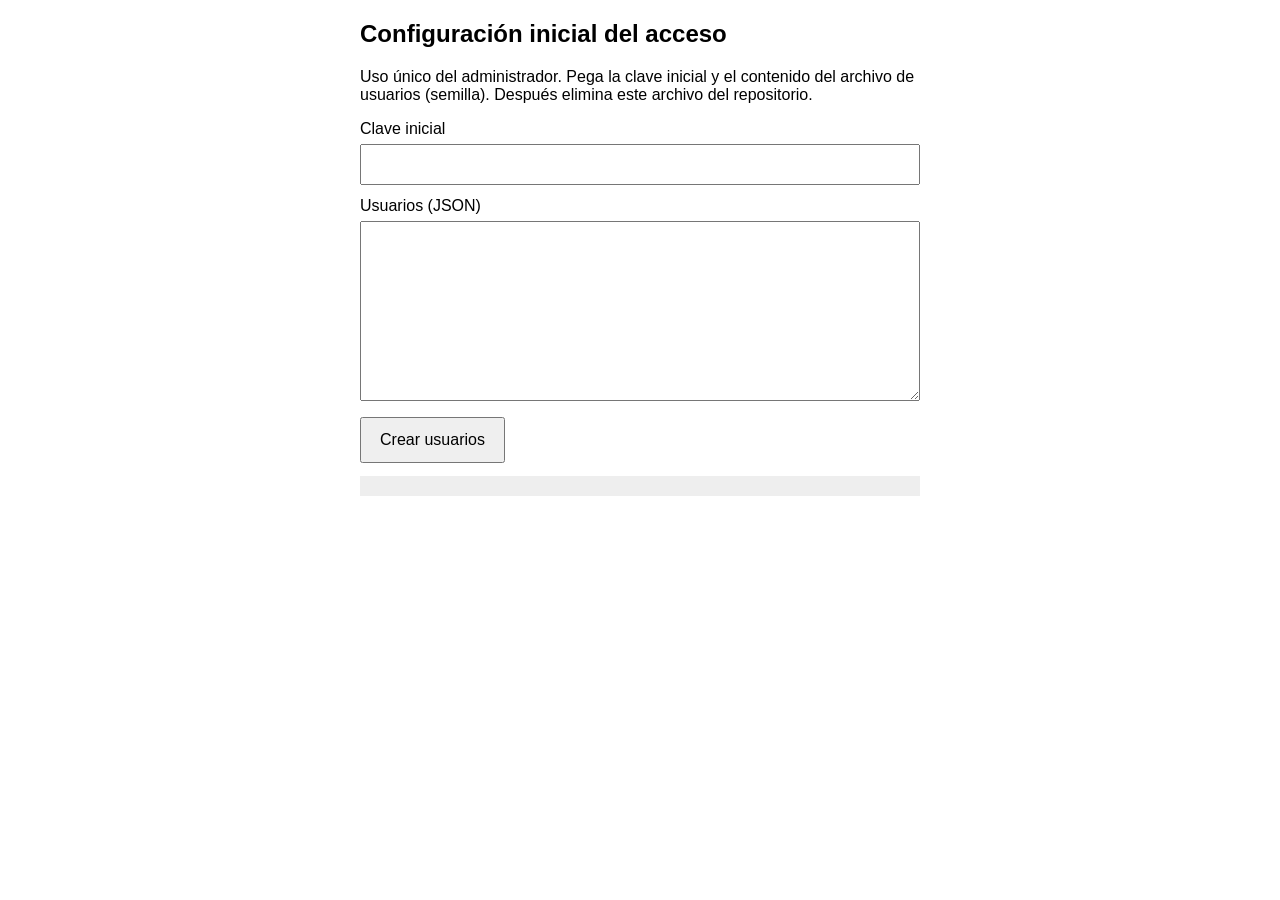
<file: setup.html>
<!DOCTYPE html><html lang="es"><head><meta charset="utf-8"><meta name="viewport" content="width=device-width,initial-scale=1"><meta name="robots" content="noindex"><title>Configuración inicial</title>
<style>body{font-family:-apple-system,Helvetica,Arial,sans-serif;max-width:560px;margin:20px auto;padding:0 14px}textarea,input{width:100%;box-sizing:border-box;padding:10px;margin:6px 0 12px;font-size:15px}textarea{height:180px;font-family:monospace;font-size:12px}button{padding:12px 18px;font-size:16px}pre{white-space:pre-wrap;background:#eee;padding:10px;font-size:13px}</style></head><body>
<h2>Configuración inicial del acceso</h2>
<p>Uso único del administrador. Pega la clave inicial y el contenido del archivo de usuarios (semilla). Después elimina este archivo del repositorio.</p>
<label>Clave inicial</label><input id="k" autocomplete="off">
<label>Usuarios (JSON)</label><textarea id="j"></textarea>
<button id="go">Crear usuarios</button><pre id="o"></pre>
<script type="module">
const B="https://www.gstatic.com/firebasejs/13.4.0/";
const C={apiKey:"AIzaSyD2LohuxZRFFjhkE-A5Nti4Rhv24bsdsB4",authDomain:"fir-portal-acceso-dd1d8.firebaseapp.com",projectId:"fir-portal-acceso-dd1d8",storageBucket:"fir-portal-acceso-dd1d8.firebasestorage.app",messagingSenderId:"202293778461",appId:"1:202293778461:web:b2f0c6a557c3110bcecef4"};
const o=document.getElementById("o"),log=t=>o.textContent+=t+"\n";
document.getElementById("go").onclick=async()=>{o.textContent="";
 try{const k=document.getElementById("k").value.trim(),L=JSON.parse(document.getElementById("j").value);
  const {initializeApp}=await import(B+"firebase-app.js"),{getAuth,signInAnonymously}=await import(B+"firebase-auth.js"),{getFirestore,doc,setDoc}=await import(B+"firebase-firestore.js");
  const app=initializeApp(C),au=getAuth(app),db=getFirestore(app);await signInAnonymously(au);
  for(const u of L){try{await setDoc(doc(db,"users",u.id),{n:u.n,a:u.a,r:u.r,s:false,m1:null,m2:null,d1:null,boot:k});log("OK  "+u.n+" "+u.a);}catch(e){log("ERROR "+u.n+" "+u.a+": "+(e.code||e.message));}}
  log("Terminado.");
 }catch(e){log("ERROR: "+(e.code||e.message));}};
</script></body></html>
</file>
